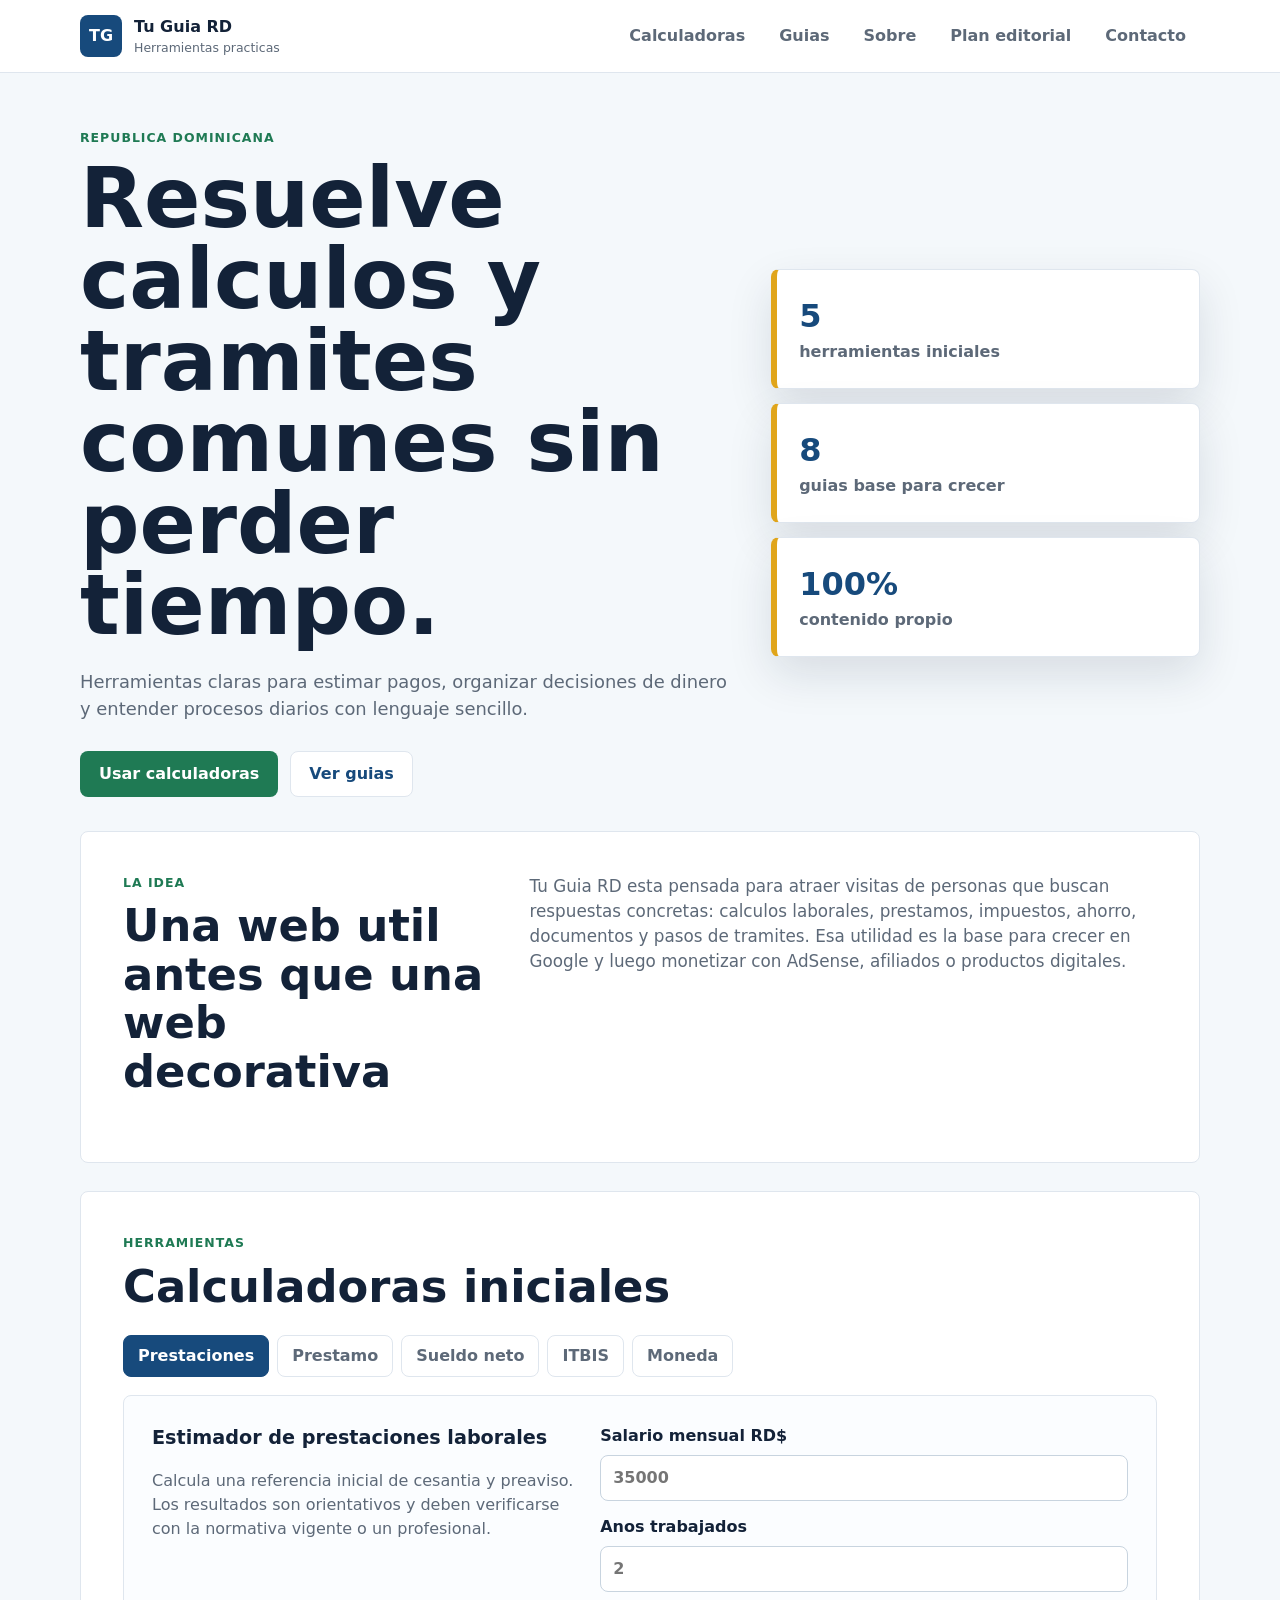
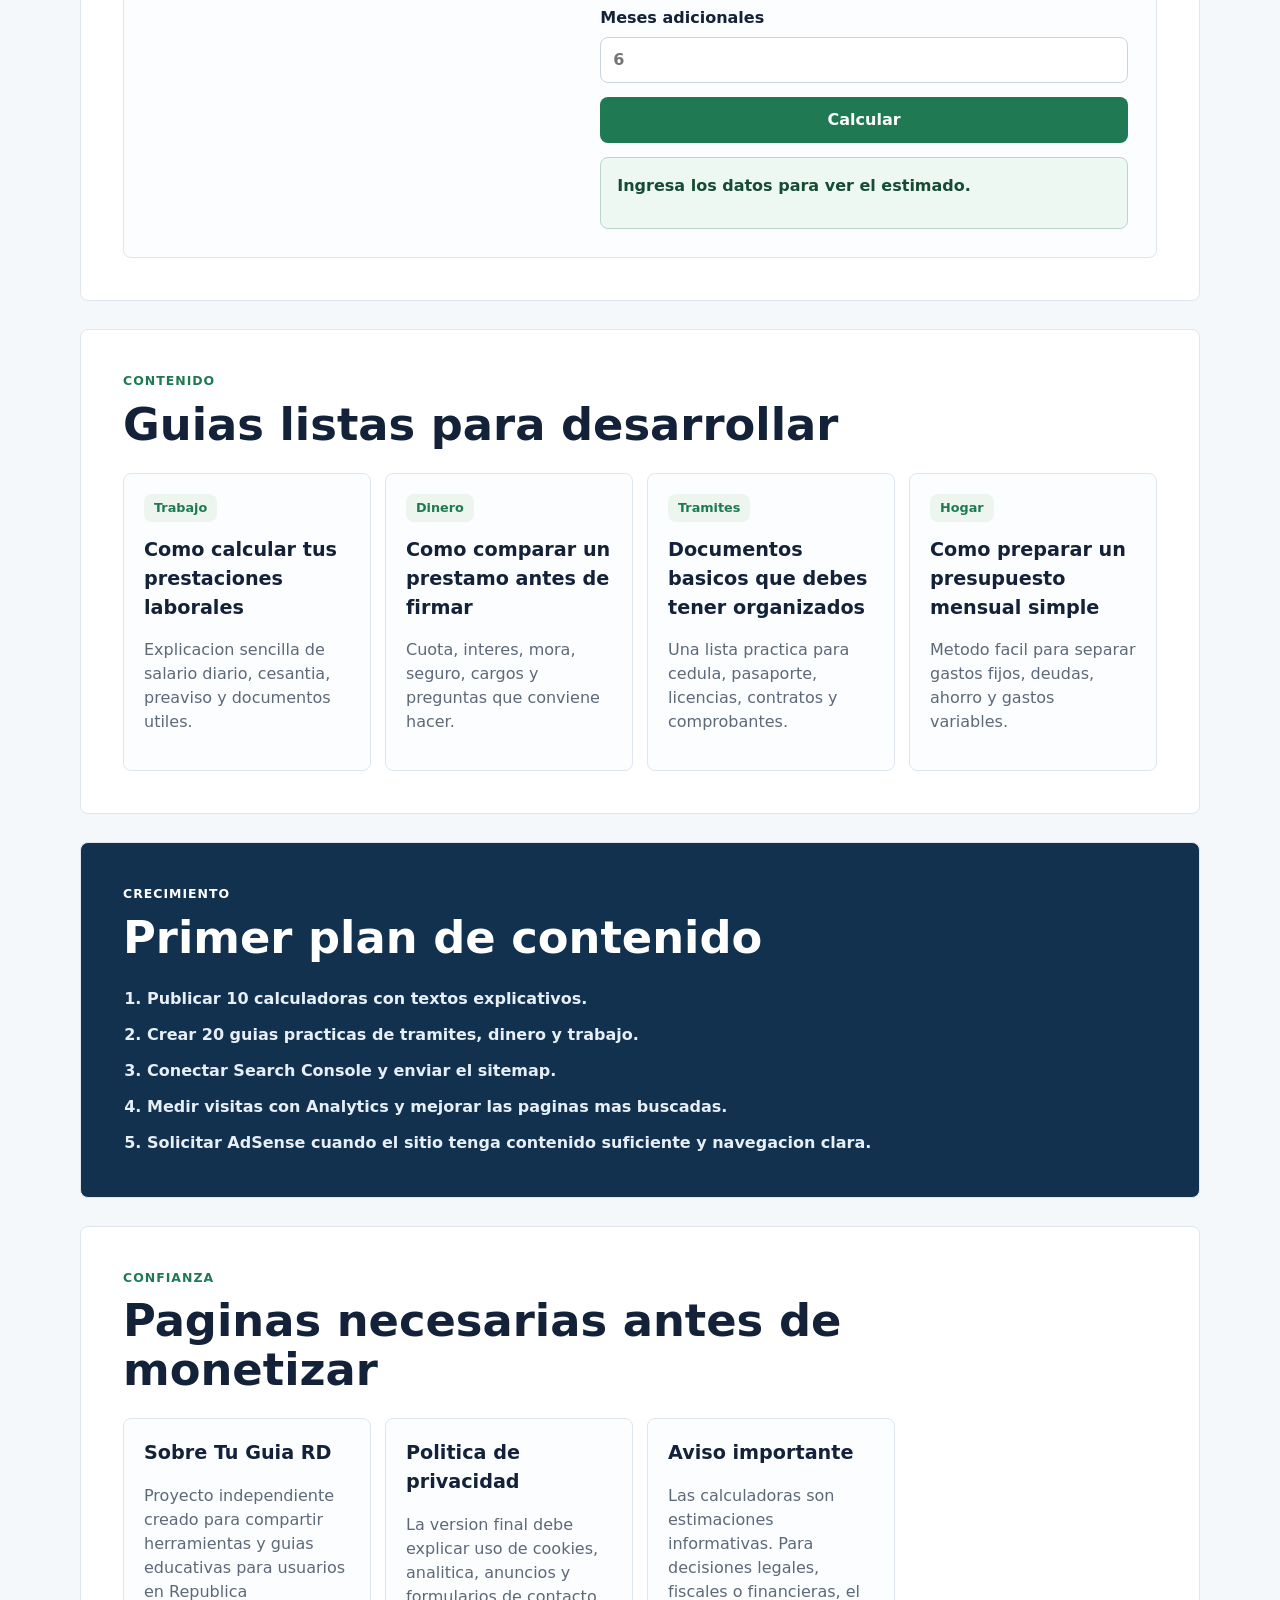
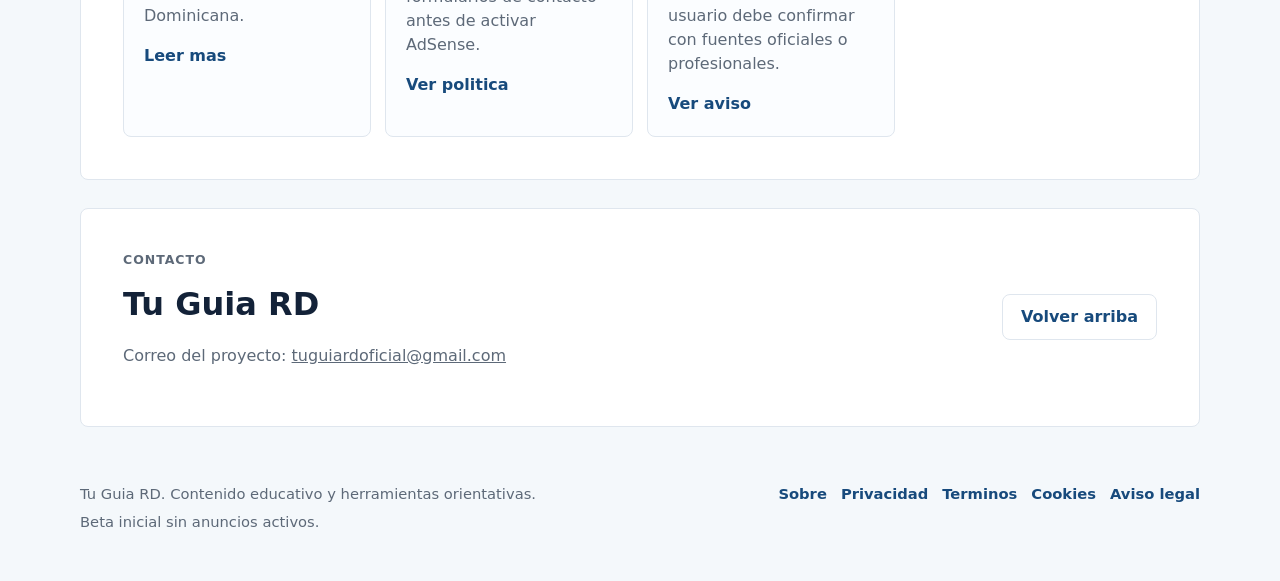
<file: index.html>
<!doctype html>
<html lang="es-DO">
  <head>
    <meta charset="utf-8" />
    <meta name="viewport" content="width=device-width, initial-scale=1" />
    <title>Tu Guia RD | Calculadoras y guias utiles</title>
    <meta
      name="description"
      content="Calculadoras y guias practicas para dinero, trabajo y tramites en Republica Dominicana."
    />
    <link rel="canonical" href="https://tu-guia-rd.vercel.app/" />
    <meta property="og:title" content="Tu Guia RD | Calculadoras y guias utiles" />
    <meta
      property="og:description"
      content="Calculadoras y guias practicas para dinero, trabajo y tramites en Republica Dominicana."
    />
    <meta property="og:type" content="website" />
    <meta property="og:url" content="https://tu-guia-rd.vercel.app/" />
    <script async src="https://www.googletagmanager.com/gtag/js?id=G-GYHRRBV36V"></script>
    <script>
      window.dataLayer = window.dataLayer || [];
      function gtag() {
        dataLayer.push(arguments);
      }
      gtag("js", new Date());
      gtag("config", "G-GYHRRBV36V");
    </script>
    <link rel="stylesheet" href="styles.css" />
    <script type="application/ld+json">
      {
        "@context": "https://schema.org",
        "@type": "WebSite",
        "name": "Tu Guia RD",
        "url": "https://tu-guia-rd.vercel.app/",
        "description": "Calculadoras y guias practicas para dinero, trabajo y tramites en Republica Dominicana.",
        "inLanguage": "es-DO",
        "publisher": {
          "@type": "Organization",
          "name": "Tu Guia RD",
          "url": "https://tu-guia-rd.vercel.app/"
        }
      }
    </script>
  </head>
  <body>
    <header class="site-header">
      <nav class="nav" aria-label="Navegacion principal">
        <a class="brand" href="#inicio" aria-label="Tu Guia RD inicio">
          <span class="brand-mark">TG</span>
          <span>
            <strong>Tu Guia RD</strong>
            <small>Herramientas practicas</small>
          </span>
        </a>
        <button class="menu-button" type="button" aria-expanded="false" aria-controls="nav-links">
          Menu
        </button>
        <div class="nav-links" id="nav-links">
          <a href="#calculadoras">Calculadoras</a>
          <a href="#guias">Guias</a>
          <a href="sobre.html">Sobre</a>
          <a href="#plan">Plan editorial</a>
          <a href="#contacto">Contacto</a>
        </div>
      </nav>
    </header>

    <main id="inicio">
      <section class="hero">
        <div class="hero-copy">
          <p class="eyebrow">Republica Dominicana</p>
          <h1>Resuelve calculos y tramites comunes sin perder tiempo.</h1>
          <p>
            Herramientas claras para estimar pagos, organizar decisiones de dinero y entender
            procesos diarios con lenguaje sencillo.
          </p>
          <div class="hero-actions">
            <a class="button primary" href="#calculadoras">Usar calculadoras</a>
            <a class="button secondary" href="#guias">Ver guias</a>
          </div>
        </div>
        <div class="quick-panel" aria-label="Resumen de herramientas">
          <div>
            <span class="metric">5</span>
            <span>herramientas iniciales</span>
          </div>
          <div>
            <span class="metric">8</span>
            <span>guias base para crecer</span>
          </div>
          <div>
            <span class="metric">100%</span>
            <span>contenido propio</span>
          </div>
        </div>
      </section>

      <section class="section intro">
        <div class="section-heading">
          <p class="eyebrow">La idea</p>
          <h2>Una web util antes que una web decorativa</h2>
        </div>
        <p>
          Tu Guia RD esta pensada para atraer visitas de personas que buscan respuestas concretas:
          calculos laborales, prestamos, impuestos, ahorro, documentos y pasos de tramites. Esa
          utilidad es la base para crecer en Google y luego monetizar con AdSense, afiliados o
          productos digitales.
        </p>
      </section>

      <section class="section" id="calculadoras">
        <div class="section-heading">
          <p class="eyebrow">Herramientas</p>
          <h2>Calculadoras iniciales</h2>
        </div>

        <div class="tabs" role="tablist" aria-label="Calculadoras disponibles">
          <button class="tab is-active" type="button" data-tab="prestaciones">Prestaciones</button>
          <button class="tab" type="button" data-tab="prestamo">Prestamo</button>
          <button class="tab" type="button" data-tab="sueldo">Sueldo neto</button>
          <button class="tab" type="button" data-tab="itbis">ITBIS</button>
          <button class="tab" type="button" data-tab="moneda">Moneda</button>
        </div>

        <div class="tool-grid">
          <article class="tool is-active" id="tool-prestaciones" data-panel="prestaciones">
            <div class="tool-copy">
              <h3>Estimador de prestaciones laborales</h3>
              <p>
                Calcula una referencia inicial de cesantia y preaviso. Los resultados son
                orientativos y deben verificarse con la normativa vigente o un profesional.
              </p>
            </div>
            <form class="calculator" data-calculator="prestaciones">
              <label>
                Salario mensual RD$
                <input name="salary" type="text" inputmode="decimal" placeholder="35000" required />
              </label>
              <label>
                Anos trabajados
                <input name="years" type="text" inputmode="numeric" placeholder="2" required />
              </label>
              <label>
                Meses adicionales
                <input name="months" type="text" inputmode="numeric" placeholder="6" />
              </label>
              <button class="button primary" type="submit">Calcular</button>
              <output class="result" data-result="prestaciones">Ingresa los datos para ver el estimado.</output>
            </form>
          </article>

          <article class="tool" id="tool-prestamo" data-panel="prestamo">
            <div class="tool-copy">
              <h3>Calculadora de prestamo</h3>
              <p>
                Estima una cuota mensual fija usando monto, plazo e interes anual. Ideal para
                comparar opciones antes de solicitar credito.
              </p>
            </div>
            <form class="calculator" data-calculator="prestamo">
              <label>
                Monto RD$
                <input name="amount" type="text" inputmode="decimal" placeholder="250000" required />
              </label>
              <label>
                Interes anual %
                <input name="rate" type="text" inputmode="decimal" placeholder="18" required />
              </label>
              <label>
                Plazo en meses
                <input name="months" type="text" inputmode="numeric" placeholder="36" required />
              </label>
              <button class="button primary" type="submit">Calcular</button>
              <output class="result" data-result="prestamo">Ingresa los datos para ver la cuota.</output>
            </form>
          </article>

          <article class="tool" id="tool-sueldo" data-panel="sueldo">
            <div class="tool-copy">
              <h3>Estimador de sueldo neto</h3>
              <p>
                Resta descuentos basicos para visualizar cuanto podria quedarte disponible cada
                mes. Las tasas se pueden ajustar manualmente.
              </p>
            </div>
            <form class="calculator" data-calculator="sueldo">
              <label>
                Sueldo bruto RD$
                <input name="gross" type="text" inputmode="decimal" placeholder="45000" required />
              </label>
              <label>
                Descuento AFP %
                <input name="afp" type="text" inputmode="decimal" value="2.87" required />
              </label>
              <label>
                Descuento SFS %
                <input name="sfs" type="text" inputmode="decimal" value="3.04" required />
              </label>
              <button class="button primary" type="submit">Calcular</button>
              <output class="result" data-result="sueldo">Ingresa los datos para ver el neto.</output>
            </form>
          </article>

          <article class="tool" id="tool-itbis" data-panel="itbis">
            <div class="tool-copy">
              <h3>Calculadora de ITBIS</h3>
              <p>
                Agrega o separa el ITBIS de un monto. Util para facturas, presupuestos y compras.
              </p>
            </div>
            <form class="calculator" data-calculator="itbis">
              <label>
                Monto RD$
                <input name="amount" type="text" inputmode="decimal" placeholder="10000" required />
              </label>
              <label>
                ITBIS %
                <input name="tax" type="text" inputmode="decimal" value="18" required />
              </label>
              <label>
                Operacion
                <select name="mode">
                  <option value="add">Agregar ITBIS</option>
                  <option value="remove">Separar ITBIS incluido</option>
                </select>
              </label>
              <button class="button primary" type="submit">Calcular</button>
              <output class="result" data-result="itbis">Ingresa los datos para ver el resultado.</output>
            </form>
          </article>

          <article class="tool" id="tool-moneda" data-panel="moneda">
            <div class="tool-copy">
              <h3>Conversor de moneda</h3>
              <p>
                Convierte entre dolares y pesos usando la tasa que escribas. Asi evitamos mostrar
                tasas desactualizadas.
              </p>
            </div>
            <form class="calculator" data-calculator="moneda">
              <label>
                Cantidad
                <input name="amount" type="text" inputmode="decimal" placeholder="100" required />
              </label>
              <label>
                Tasa RD$ por US$
                <input name="rate" type="text" inputmode="decimal" placeholder="60" required />
              </label>
              <label>
                Conversion
                <select name="mode">
                  <option value="usdToDop">US$ a RD$</option>
                  <option value="dopToUsd">RD$ a US$</option>
                </select>
              </label>
              <button class="button primary" type="submit">Convertir</button>
              <output class="result" data-result="moneda">Ingresa los datos para convertir.</output>
            </form>
          </article>
        </div>
      </section>

      <section class="section" id="guias">
        <div class="section-heading">
          <p class="eyebrow">Contenido</p>
          <h2>Guias listas para desarrollar</h2>
        </div>
        <div class="guide-grid">
          <article class="guide-card">
            <span>Trabajo</span>
            <h3>Como calcular tus prestaciones laborales</h3>
            <p>Explicacion sencilla de salario diario, cesantia, preaviso y documentos utiles.</p>
          </article>
          <article class="guide-card">
            <span>Dinero</span>
            <h3>Como comparar un prestamo antes de firmar</h3>
            <p>Cuota, interes, mora, seguro, cargos y preguntas que conviene hacer.</p>
          </article>
          <article class="guide-card">
            <span>Tramites</span>
            <h3>Documentos basicos que debes tener organizados</h3>
            <p>Una lista practica para cedula, pasaporte, licencias, contratos y comprobantes.</p>
          </article>
          <article class="guide-card">
            <span>Hogar</span>
            <h3>Como preparar un presupuesto mensual simple</h3>
            <p>Metodo facil para separar gastos fijos, deudas, ahorro y gastos variables.</p>
          </article>
        </div>
      </section>

      <section class="section plan-section" id="plan">
        <div class="section-heading">
          <p class="eyebrow">Crecimiento</p>
          <h2>Primer plan de contenido</h2>
        </div>
        <ol class="content-plan">
          <li>Publicar 10 calculadoras con textos explicativos.</li>
          <li>Crear 20 guias practicas de tramites, dinero y trabajo.</li>
          <li>Conectar Search Console y enviar el sitemap.</li>
          <li>Medir visitas con Analytics y mejorar las paginas mas buscadas.</li>
          <li>Solicitar AdSense cuando el sitio tenga contenido suficiente y navegacion clara.</li>
        </ol>
      </section>

      <section class="section trust-section">
        <div class="section-heading">
          <p class="eyebrow">Confianza</p>
          <h2>Paginas necesarias antes de monetizar</h2>
        </div>
        <div class="legal-grid">
          <article>
            <h3>Sobre Tu Guia RD</h3>
            <p>
              Proyecto independiente creado para compartir herramientas y guias educativas para
              usuarios en Republica Dominicana.
            </p>
            <a class="inline-link" href="sobre.html">Leer mas</a>
          </article>
          <article>
            <h3>Politica de privacidad</h3>
            <p>
              La version final debe explicar uso de cookies, analitica, anuncios y formularios de
              contacto antes de activar AdSense.
            </p>
            <a class="inline-link" href="privacidad.html">Ver politica</a>
          </article>
          <article>
            <h3>Aviso importante</h3>
            <p>
              Las calculadoras son estimaciones informativas. Para decisiones legales, fiscales o
              financieras, el usuario debe confirmar con fuentes oficiales o profesionales.
            </p>
            <a class="inline-link" href="aviso-legal.html">Ver aviso</a>
          </article>
        </div>
      </section>

      <section class="section contact-section" id="contacto">
        <div>
          <p class="eyebrow">Contacto</p>
          <h2>Tu Guia RD</h2>
          <p>
            Correo del proyecto: <a href="mailto:tuguiardoficial@gmail.com">tuguiardoficial@gmail.com</a>
          </p>
        </div>
        <a class="button secondary" href="#inicio">Volver arriba</a>
      </section>
    </main>

    <footer class="site-footer">
      <div>
        <p>Tu Guia RD. Contenido educativo y herramientas orientativas.</p>
        <p>Beta inicial sin anuncios activos.</p>
      </div>
      <div class="footer-links" aria-label="Enlaces legales">
        <a href="sobre.html">Sobre</a>
        <a href="privacidad.html">Privacidad</a>
        <a href="terminos.html">Terminos</a>
        <a href="cookies.html">Cookies</a>
        <a href="aviso-legal.html">Aviso legal</a>
      </div>
    </footer>

    <script src="app.js"></script>
  </body>
</html>
</file>
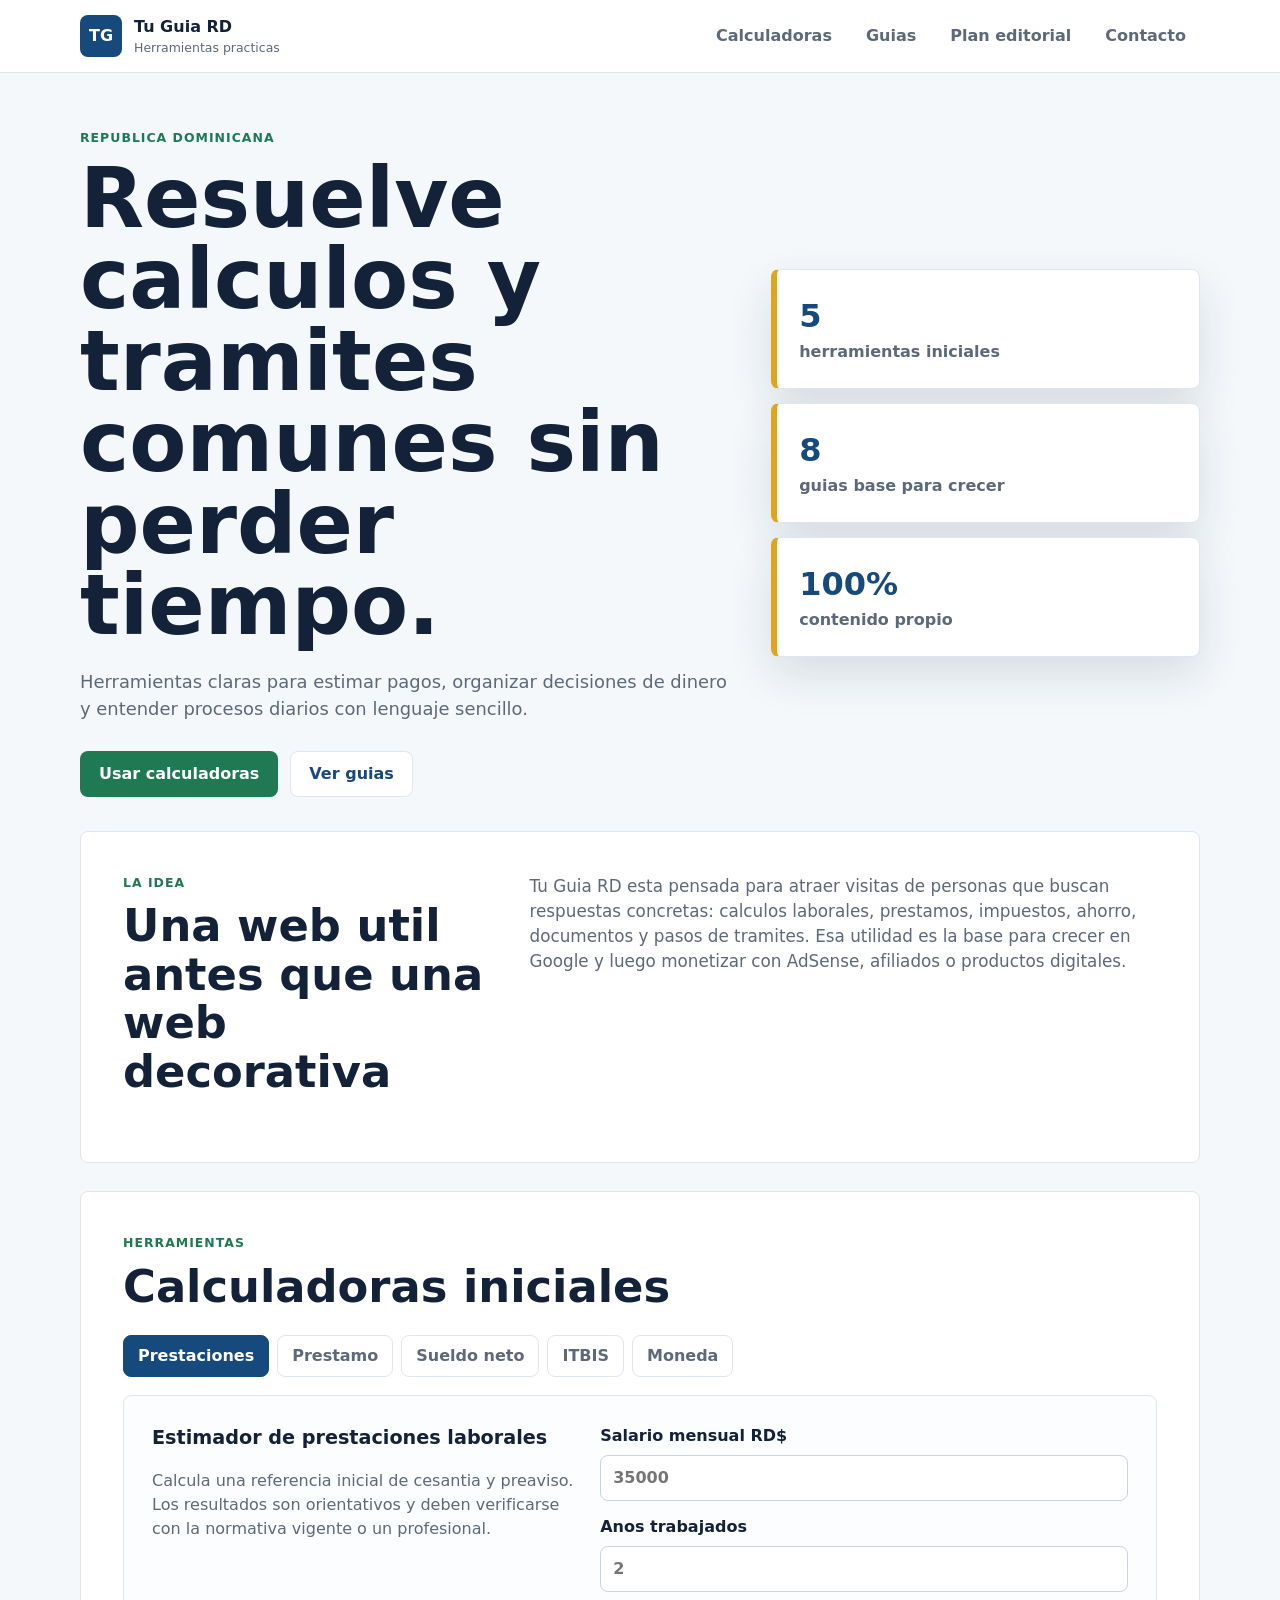
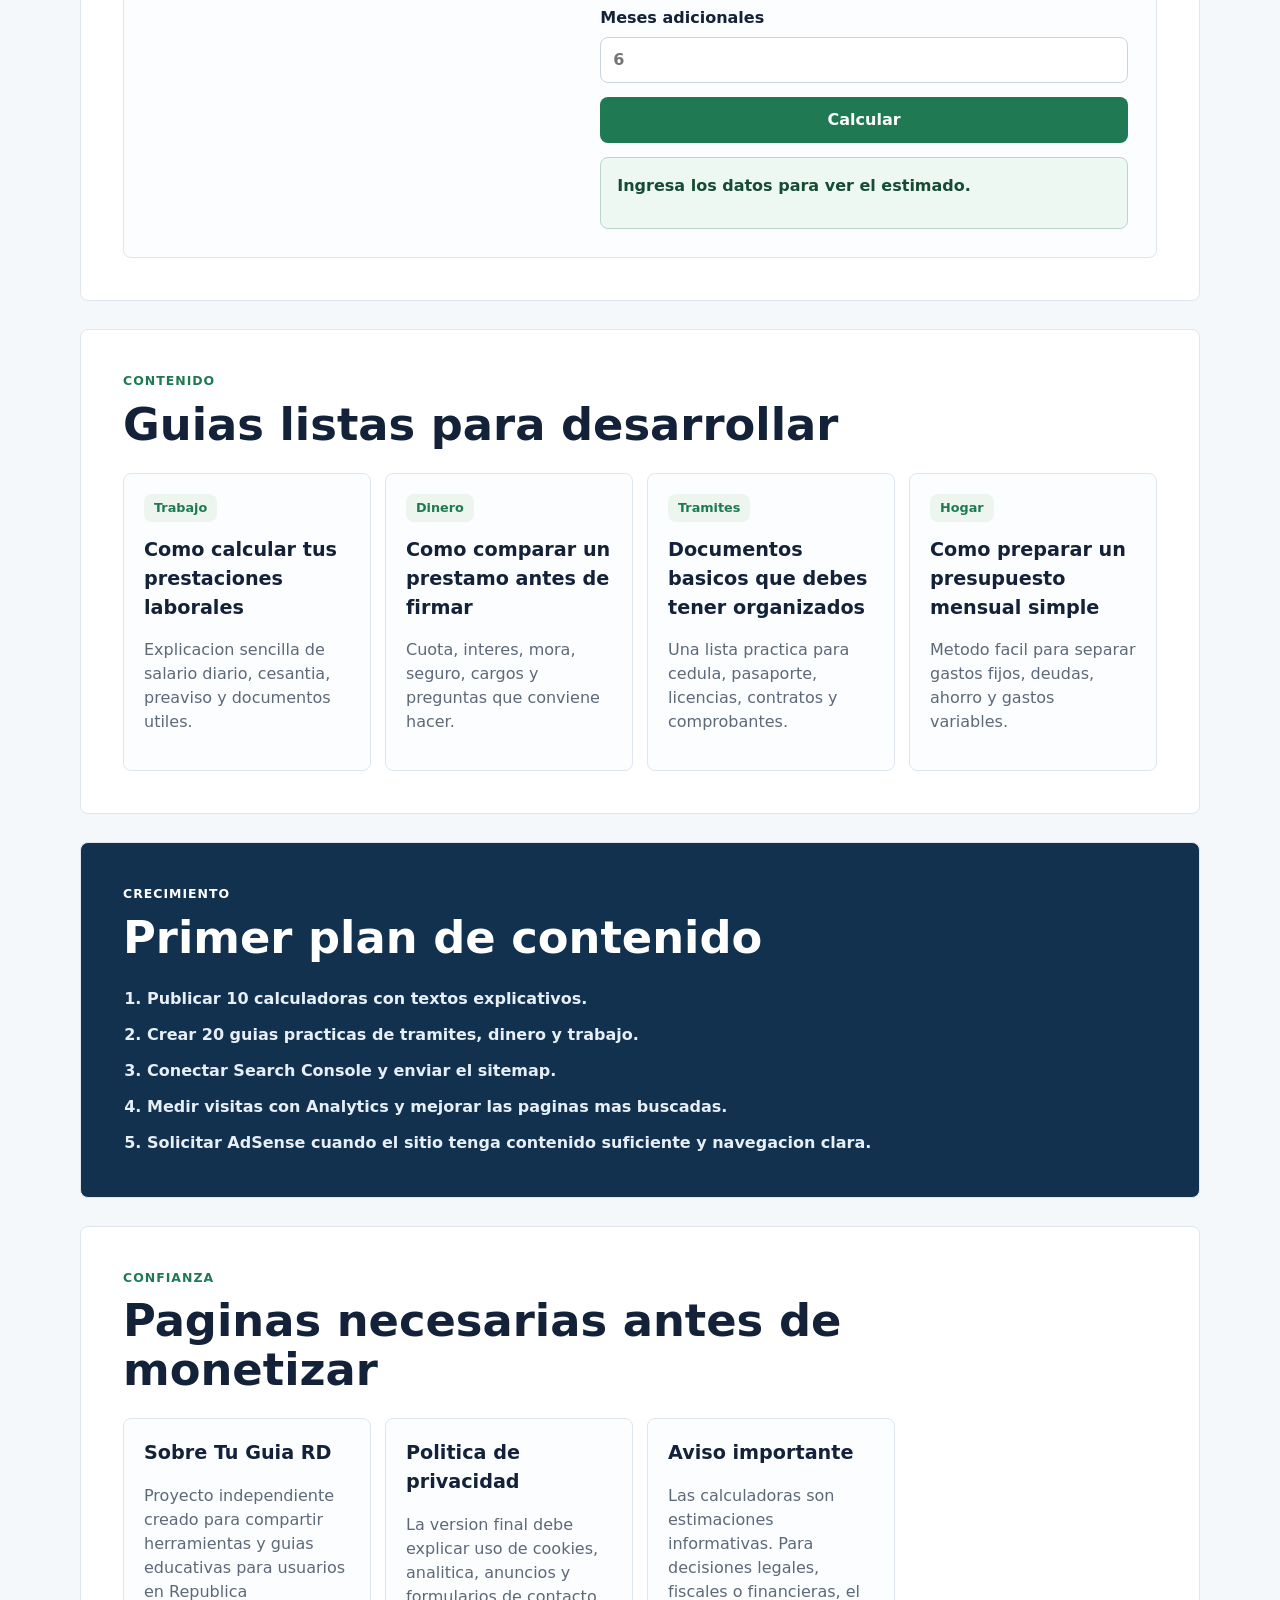
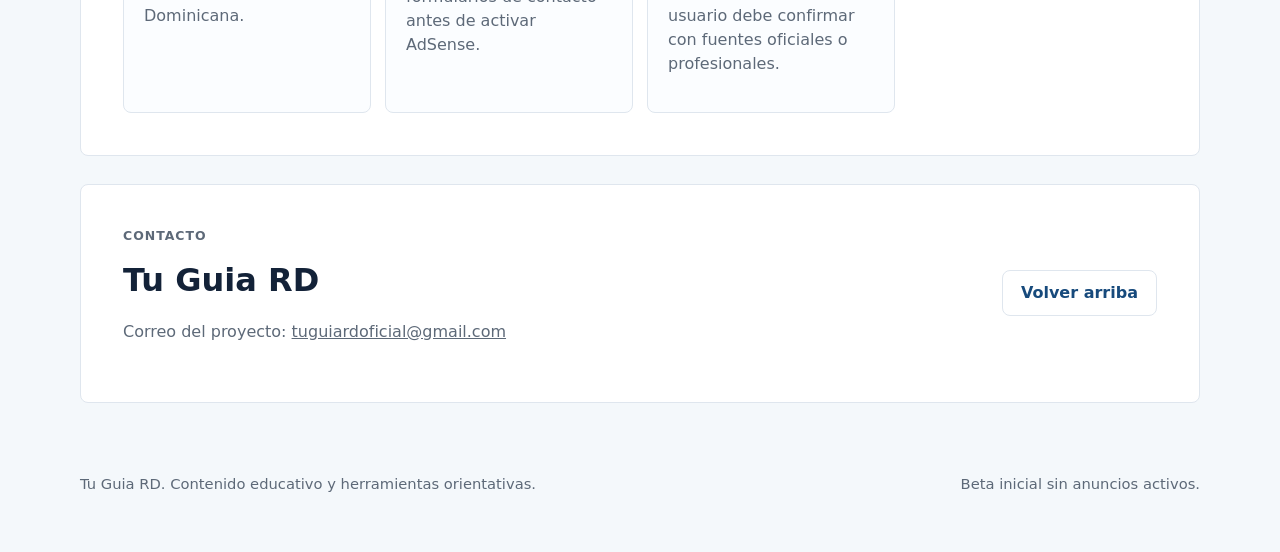
<file: necesito-que-me-digas-si-puedes/index.html>
<!doctype html>
<html lang="es-DO">
  <head>
    <meta charset="utf-8" />
    <meta name="viewport" content="width=device-width, initial-scale=1" />
    <title>Tu Guia RD | Calculadoras y guias utiles</title>
    <meta
      name="description"
      content="Calculadoras y guias practicas para dinero, trabajo y tramites en Republica Dominicana."
    />
    <link rel="stylesheet" href="styles.css" />
  </head>
  <body>
    <header class="site-header">
      <nav class="nav" aria-label="Navegacion principal">
        <a class="brand" href="#inicio" aria-label="Tu Guia RD inicio">
          <span class="brand-mark">TG</span>
          <span>
            <strong>Tu Guia RD</strong>
            <small>Herramientas practicas</small>
          </span>
        </a>
        <button class="menu-button" type="button" aria-expanded="false" aria-controls="nav-links">
          Menu
        </button>
        <div class="nav-links" id="nav-links">
          <a href="#calculadoras">Calculadoras</a>
          <a href="#guias">Guias</a>
          <a href="#plan">Plan editorial</a>
          <a href="#contacto">Contacto</a>
        </div>
      </nav>
    </header>

    <main id="inicio">
      <section class="hero">
        <div class="hero-copy">
          <p class="eyebrow">Republica Dominicana</p>
          <h1>Resuelve calculos y tramites comunes sin perder tiempo.</h1>
          <p>
            Herramientas claras para estimar pagos, organizar decisiones de dinero y entender
            procesos diarios con lenguaje sencillo.
          </p>
          <div class="hero-actions">
            <a class="button primary" href="#calculadoras">Usar calculadoras</a>
            <a class="button secondary" href="#guias">Ver guias</a>
          </div>
        </div>
        <div class="quick-panel" aria-label="Resumen de herramientas">
          <div>
            <span class="metric">5</span>
            <span>herramientas iniciales</span>
          </div>
          <div>
            <span class="metric">8</span>
            <span>guias base para crecer</span>
          </div>
          <div>
            <span class="metric">100%</span>
            <span>contenido propio</span>
          </div>
        </div>
      </section>

      <section class="section intro">
        <div class="section-heading">
          <p class="eyebrow">La idea</p>
          <h2>Una web util antes que una web decorativa</h2>
        </div>
        <p>
          Tu Guia RD esta pensada para atraer visitas de personas que buscan respuestas concretas:
          calculos laborales, prestamos, impuestos, ahorro, documentos y pasos de tramites. Esa
          utilidad es la base para crecer en Google y luego monetizar con AdSense, afiliados o
          productos digitales.
        </p>
      </section>

      <section class="section" id="calculadoras">
        <div class="section-heading">
          <p class="eyebrow">Herramientas</p>
          <h2>Calculadoras iniciales</h2>
        </div>

        <div class="tabs" role="tablist" aria-label="Calculadoras disponibles">
          <button class="tab is-active" type="button" data-tab="prestaciones">Prestaciones</button>
          <button class="tab" type="button" data-tab="prestamo">Prestamo</button>
          <button class="tab" type="button" data-tab="sueldo">Sueldo neto</button>
          <button class="tab" type="button" data-tab="itbis">ITBIS</button>
          <button class="tab" type="button" data-tab="moneda">Moneda</button>
        </div>

        <div class="tool-grid">
          <article class="tool is-active" id="tool-prestaciones" data-panel="prestaciones">
            <div class="tool-copy">
              <h3>Estimador de prestaciones laborales</h3>
              <p>
                Calcula una referencia inicial de cesantia y preaviso. Los resultados son
                orientativos y deben verificarse con la normativa vigente o un profesional.
              </p>
            </div>
            <form class="calculator" data-calculator="prestaciones">
              <label>
                Salario mensual RD$
                <input name="salary" type="text" inputmode="decimal" placeholder="35000" required />
              </label>
              <label>
                Anos trabajados
                <input name="years" type="text" inputmode="numeric" placeholder="2" required />
              </label>
              <label>
                Meses adicionales
                <input name="months" type="text" inputmode="numeric" placeholder="6" />
              </label>
              <button class="button primary" type="submit">Calcular</button>
              <output class="result" data-result="prestaciones">Ingresa los datos para ver el estimado.</output>
            </form>
          </article>

          <article class="tool" id="tool-prestamo" data-panel="prestamo">
            <div class="tool-copy">
              <h3>Calculadora de prestamo</h3>
              <p>
                Estima una cuota mensual fija usando monto, plazo e interes anual. Ideal para
                comparar opciones antes de solicitar credito.
              </p>
            </div>
            <form class="calculator" data-calculator="prestamo">
              <label>
                Monto RD$
                <input name="amount" type="text" inputmode="decimal" placeholder="250000" required />
              </label>
              <label>
                Interes anual %
                <input name="rate" type="text" inputmode="decimal" placeholder="18" required />
              </label>
              <label>
                Plazo en meses
                <input name="months" type="text" inputmode="numeric" placeholder="36" required />
              </label>
              <button class="button primary" type="submit">Calcular</button>
              <output class="result" data-result="prestamo">Ingresa los datos para ver la cuota.</output>
            </form>
          </article>

          <article class="tool" id="tool-sueldo" data-panel="sueldo">
            <div class="tool-copy">
              <h3>Estimador de sueldo neto</h3>
              <p>
                Resta descuentos basicos para visualizar cuanto podria quedarte disponible cada
                mes. Las tasas se pueden ajustar manualmente.
              </p>
            </div>
            <form class="calculator" data-calculator="sueldo">
              <label>
                Sueldo bruto RD$
                <input name="gross" type="text" inputmode="decimal" placeholder="45000" required />
              </label>
              <label>
                Descuento AFP %
                <input name="afp" type="text" inputmode="decimal" value="2.87" required />
              </label>
              <label>
                Descuento SFS %
                <input name="sfs" type="text" inputmode="decimal" value="3.04" required />
              </label>
              <button class="button primary" type="submit">Calcular</button>
              <output class="result" data-result="sueldo">Ingresa los datos para ver el neto.</output>
            </form>
          </article>

          <article class="tool" id="tool-itbis" data-panel="itbis">
            <div class="tool-copy">
              <h3>Calculadora de ITBIS</h3>
              <p>
                Agrega o separa el ITBIS de un monto. Util para facturas, presupuestos y compras.
              </p>
            </div>
            <form class="calculator" data-calculator="itbis">
              <label>
                Monto RD$
                <input name="amount" type="text" inputmode="decimal" placeholder="10000" required />
              </label>
              <label>
                ITBIS %
                <input name="tax" type="text" inputmode="decimal" value="18" required />
              </label>
              <label>
                Operacion
                <select name="mode">
                  <option value="add">Agregar ITBIS</option>
                  <option value="remove">Separar ITBIS incluido</option>
                </select>
              </label>
              <button class="button primary" type="submit">Calcular</button>
              <output class="result" data-result="itbis">Ingresa los datos para ver el resultado.</output>
            </form>
          </article>

          <article class="tool" id="tool-moneda" data-panel="moneda">
            <div class="tool-copy">
              <h3>Conversor de moneda</h3>
              <p>
                Convierte entre dolares y pesos usando la tasa que escribas. Asi evitamos mostrar
                tasas desactualizadas.
              </p>
            </div>
            <form class="calculator" data-calculator="moneda">
              <label>
                Cantidad
                <input name="amount" type="text" inputmode="decimal" placeholder="100" required />
              </label>
              <label>
                Tasa RD$ por US$
                <input name="rate" type="text" inputmode="decimal" placeholder="60" required />
              </label>
              <label>
                Conversion
                <select name="mode">
                  <option value="usdToDop">US$ a RD$</option>
                  <option value="dopToUsd">RD$ a US$</option>
                </select>
              </label>
              <button class="button primary" type="submit">Convertir</button>
              <output class="result" data-result="moneda">Ingresa los datos para convertir.</output>
            </form>
          </article>
        </div>
      </section>

      <section class="section" id="guias">
        <div class="section-heading">
          <p class="eyebrow">Contenido</p>
          <h2>Guias listas para desarrollar</h2>
        </div>
        <div class="guide-grid">
          <article class="guide-card">
            <span>Trabajo</span>
            <h3>Como calcular tus prestaciones laborales</h3>
            <p>Explicacion sencilla de salario diario, cesantia, preaviso y documentos utiles.</p>
          </article>
          <article class="guide-card">
            <span>Dinero</span>
            <h3>Como comparar un prestamo antes de firmar</h3>
            <p>Cuota, interes, mora, seguro, cargos y preguntas que conviene hacer.</p>
          </article>
          <article class="guide-card">
            <span>Tramites</span>
            <h3>Documentos basicos que debes tener organizados</h3>
            <p>Una lista practica para cedula, pasaporte, licencias, contratos y comprobantes.</p>
          </article>
          <article class="guide-card">
            <span>Hogar</span>
            <h3>Como preparar un presupuesto mensual simple</h3>
            <p>Metodo facil para separar gastos fijos, deudas, ahorro y gastos variables.</p>
          </article>
        </div>
      </section>

      <section class="section plan-section" id="plan">
        <div class="section-heading">
          <p class="eyebrow">Crecimiento</p>
          <h2>Primer plan de contenido</h2>
        </div>
        <ol class="content-plan">
          <li>Publicar 10 calculadoras con textos explicativos.</li>
          <li>Crear 20 guias practicas de tramites, dinero y trabajo.</li>
          <li>Conectar Search Console y enviar el sitemap.</li>
          <li>Medir visitas con Analytics y mejorar las paginas mas buscadas.</li>
          <li>Solicitar AdSense cuando el sitio tenga contenido suficiente y navegacion clara.</li>
        </ol>
      </section>

      <section class="section trust-section">
        <div class="section-heading">
          <p class="eyebrow">Confianza</p>
          <h2>Paginas necesarias antes de monetizar</h2>
        </div>
        <div class="legal-grid">
          <article>
            <h3>Sobre Tu Guia RD</h3>
            <p>
              Proyecto independiente creado para compartir herramientas y guias educativas para
              usuarios en Republica Dominicana.
            </p>
          </article>
          <article>
            <h3>Politica de privacidad</h3>
            <p>
              La version final debe explicar uso de cookies, analitica, anuncios y formularios de
              contacto antes de activar AdSense.
            </p>
          </article>
          <article>
            <h3>Aviso importante</h3>
            <p>
              Las calculadoras son estimaciones informativas. Para decisiones legales, fiscales o
              financieras, el usuario debe confirmar con fuentes oficiales o profesionales.
            </p>
          </article>
        </div>
      </section>

      <section class="section contact-section" id="contacto">
        <div>
          <p class="eyebrow">Contacto</p>
          <h2>Tu Guia RD</h2>
          <p>
            Correo del proyecto: <a href="mailto:tuguiardoficial@gmail.com">tuguiardoficial@gmail.com</a>
          </p>
        </div>
        <a class="button secondary" href="#inicio">Volver arriba</a>
      </section>
    </main>

    <footer class="site-footer">
      <p>Tu Guia RD. Contenido educativo y herramientas orientativas.</p>
      <p>Beta inicial sin anuncios activos.</p>
    </footer>

    <script src="app.js"></script>
  </body>
</html>
</file>
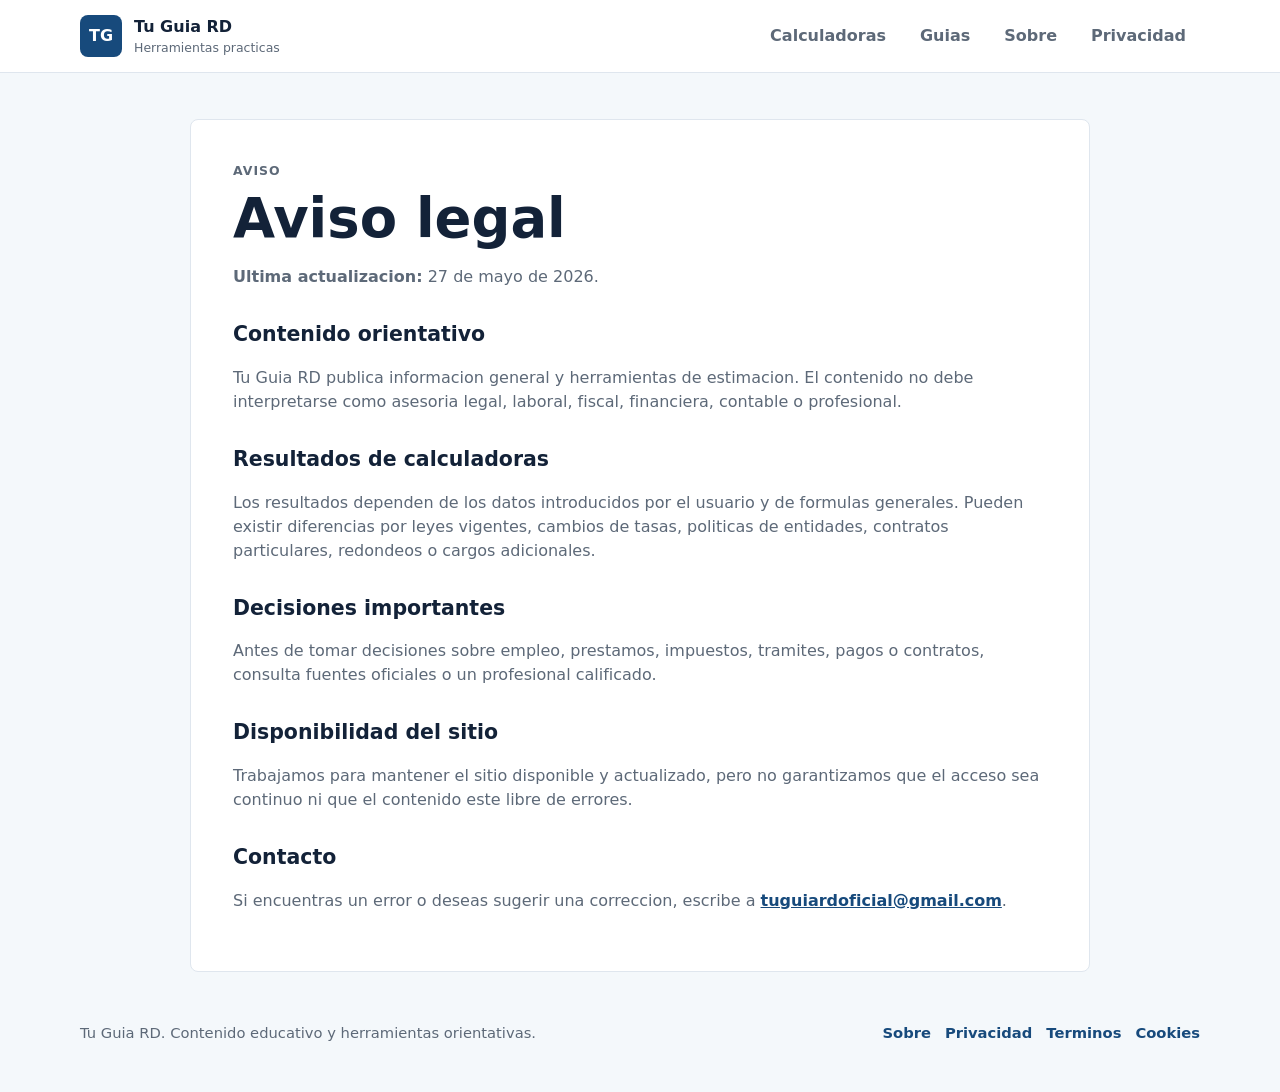
<file: aviso-legal.html>
<!doctype html>
<html lang="es-DO">
  <head>
    <meta charset="utf-8" />
    <meta name="viewport" content="width=device-width, initial-scale=1" />
    <title>Aviso legal | Tu Guia RD</title>
    <meta
      name="description"
      content="Aviso legal de Tu Guia RD sobre calculadoras, contenido educativo, estimaciones y fuentes externas."
    />
    <link rel="canonical" href="https://tu-guia-rd.vercel.app/aviso-legal.html" />
    <meta property="og:title" content="Aviso legal | Tu Guia RD" />
    <meta
      property="og:description"
      content="Limitaciones importantes sobre el uso de calculadoras y contenido informativo."
    />
    <meta property="og:type" content="article" />
    <meta property="og:url" content="https://tu-guia-rd.vercel.app/aviso-legal.html" />
    <script async src="https://www.googletagmanager.com/gtag/js?id=G-GYHRRBV36V"></script>
    <script>
      window.dataLayer = window.dataLayer || [];
      function gtag() {
        dataLayer.push(arguments);
      }
      gtag("js", new Date());
      gtag("config", "G-GYHRRBV36V");
    </script>
    <link rel="stylesheet" href="styles.css" />
  </head>
  <body>
    <header class="site-header">
      <nav class="nav" aria-label="Navegacion principal">
        <a class="brand" href="index.html" aria-label="Tu Guia RD inicio">
          <span class="brand-mark">TG</span>
          <span>
            <strong>Tu Guia RD</strong>
            <small>Herramientas practicas</small>
          </span>
        </a>
        <div class="nav-links static-links">
          <a href="index.html#calculadoras">Calculadoras</a>
          <a href="index.html#guias">Guias</a>
          <a href="sobre.html">Sobre</a>
          <a href="privacidad.html">Privacidad</a>
        </div>
      </nav>
    </header>

    <main class="legal-page">
      <article class="legal-document">
        <p class="eyebrow">Aviso</p>
        <h1>Aviso legal</h1>
        <p><strong>Ultima actualizacion:</strong> 27 de mayo de 2026.</p>

        <h2>Contenido orientativo</h2>
        <p>
          Tu Guia RD publica informacion general y herramientas de estimacion. El contenido no debe
          interpretarse como asesoria legal, laboral, fiscal, financiera, contable o profesional.
        </p>

        <h2>Resultados de calculadoras</h2>
        <p>
          Los resultados dependen de los datos introducidos por el usuario y de formulas generales.
          Pueden existir diferencias por leyes vigentes, cambios de tasas, politicas de entidades,
          contratos particulares, redondeos o cargos adicionales.
        </p>

        <h2>Decisiones importantes</h2>
        <p>
          Antes de tomar decisiones sobre empleo, prestamos, impuestos, tramites, pagos o contratos,
          consulta fuentes oficiales o un profesional calificado.
        </p>

        <h2>Disponibilidad del sitio</h2>
        <p>
          Trabajamos para mantener el sitio disponible y actualizado, pero no garantizamos que el
          acceso sea continuo ni que el contenido este libre de errores.
        </p>

        <h2>Contacto</h2>
        <p>
          Si encuentras un error o deseas sugerir una correccion, escribe a
          <a href="mailto:tuguiardoficial@gmail.com">tuguiardoficial@gmail.com</a>.
        </p>
      </article>
    </main>

    <footer class="site-footer">
      <div>
        <p>Tu Guia RD. Contenido educativo y herramientas orientativas.</p>
      </div>
      <div class="footer-links">
        <a href="sobre.html">Sobre</a>
        <a href="privacidad.html">Privacidad</a>
        <a href="terminos.html">Terminos</a>
        <a href="cookies.html">Cookies</a>
      </div>
    </footer>
  </body>
</html>
</file>
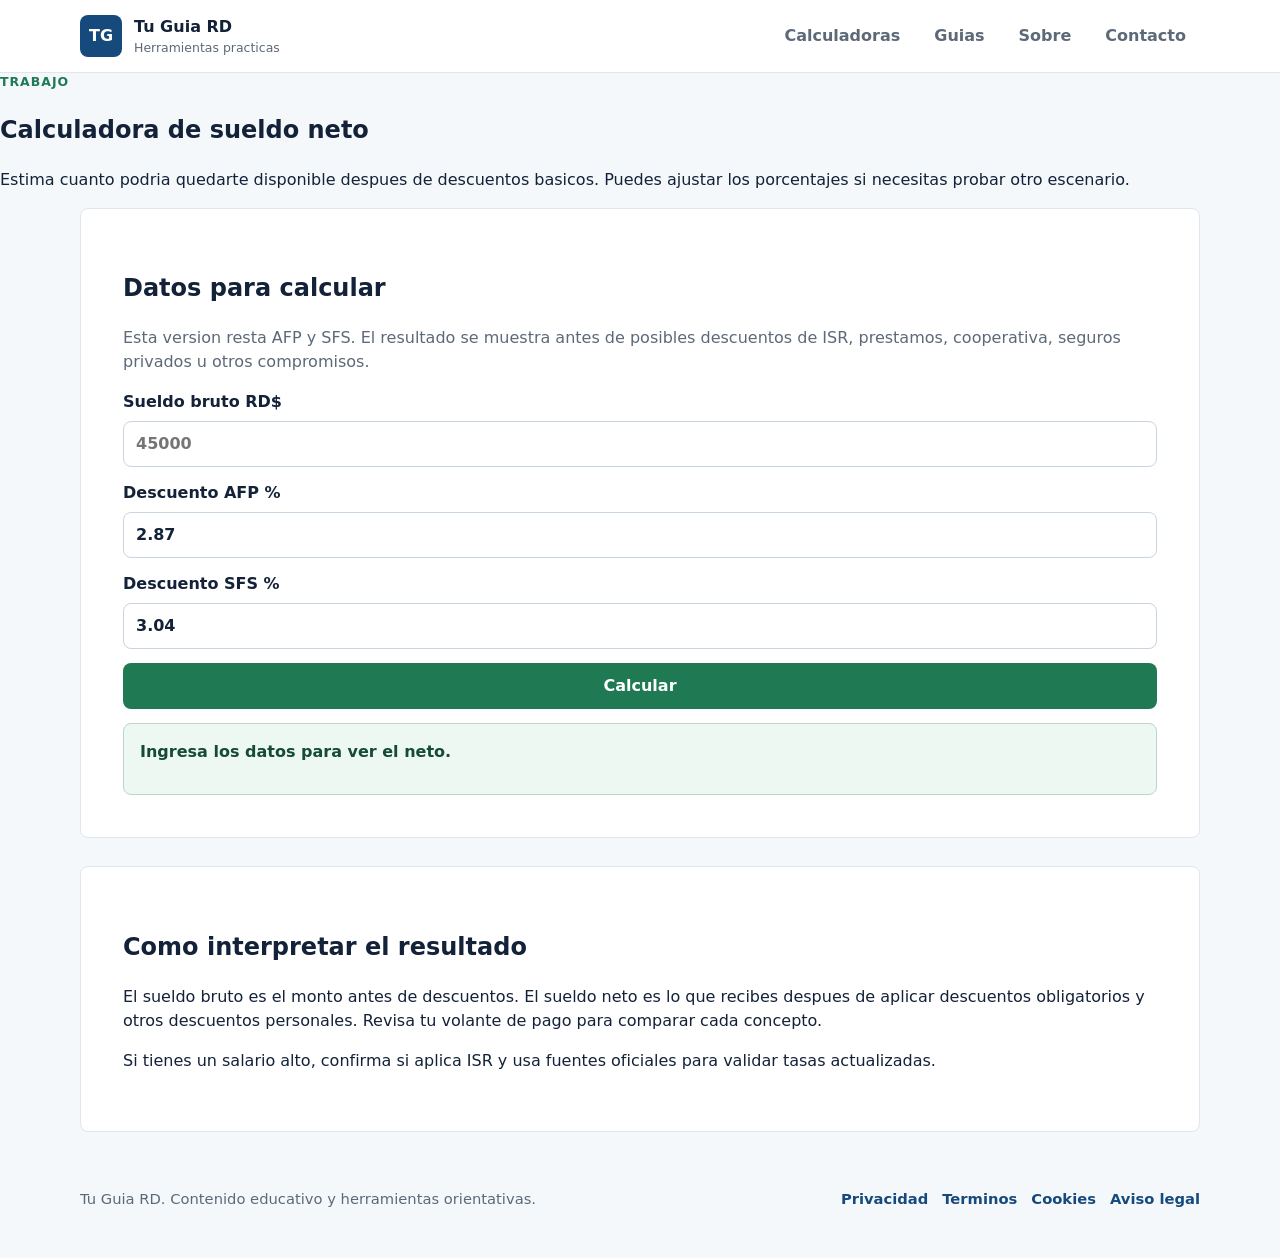
<file: calculadora-sueldo-neto.html>
<!doctype html>
<html lang="es-DO">
  <head>
    <meta charset="utf-8" />
    <meta name="viewport" content="width=device-width, initial-scale=1" />
    <title>Calculadora de sueldo neto RD | Tu Guia RD</title>
    <meta
      name="description"
      content="Estima tu sueldo neto en Republica Dominicana restando AFP y SFS desde el sueldo bruto."
    />
    <link rel="canonical" href="https://tu-guia-rd.vercel.app/calculadora-sueldo-neto.html" />
    <meta property="og:title" content="Calculadora de sueldo neto RD" />
    <meta
      property="og:description"
      content="Calcula una referencia de sueldo neto con descuentos basicos de AFP y SFS."
    />
    <meta property="og:type" content="article" />
    <meta property="og:url" content="https://tu-guia-rd.vercel.app/calculadora-sueldo-neto.html" />
    <script async src="https://www.googletagmanager.com/gtag/js?id=G-GYHRRBV36V"></script>
    <script>
      window.dataLayer = window.dataLayer || [];
      function gtag() {
        dataLayer.push(arguments);
      }
      gtag("js", new Date());
      gtag("config", "G-GYHRRBV36V");
    </script>
    <link rel="stylesheet" href="styles.css" />
  </head>
  <body>
    <header class="site-header">
      <nav class="nav" aria-label="Navegacion principal">
        <a class="brand" href="index.html" aria-label="Tu Guia RD inicio">
          <span class="brand-mark">TG</span>
          <span>
            <strong>Tu Guia RD</strong>
            <small>Herramientas practicas</small>
          </span>
        </a>
        <div class="nav-links static-links">
          <a href="index.html#calculadoras">Calculadoras</a>
          <a href="index.html#guias">Guias</a>
          <a href="sobre.html">Sobre</a>
          <a href="index.html#contacto">Contacto</a>
        </div>
      </nav>
    </header>

    <main class="tool-page">
      <section class="tool-hero">
        <p class="eyebrow">Trabajo</p>
        <h1>Calculadora de sueldo neto</h1>
        <p>
          Estima cuanto podria quedarte disponible despues de descuentos basicos. Puedes ajustar los
          porcentajes si necesitas probar otro escenario.
        </p>
      </section>

      <section class="section tool-detail">
        <div class="tool-copy">
          <h2>Datos para calcular</h2>
          <p>
            Esta version resta AFP y SFS. El resultado se muestra antes de posibles descuentos de
            ISR, prestamos, cooperativa, seguros privados u otros compromisos.
          </p>
        </div>
        <form class="calculator" data-calculator="sueldo">
          <label>
            Sueldo bruto RD$
            <input name="gross" type="text" inputmode="decimal" placeholder="45000" required />
          </label>
          <label>
            Descuento AFP %
            <input name="afp" type="text" inputmode="decimal" value="2.87" required />
          </label>
          <label>
            Descuento SFS %
            <input name="sfs" type="text" inputmode="decimal" value="3.04" required />
          </label>
          <button class="button primary" type="submit">Calcular</button>
          <output class="result" data-result="sueldo">Ingresa los datos para ver el neto.</output>
        </form>
      </section>

      <section class="section article-section">
        <h2>Como interpretar el resultado</h2>
        <p>
          El sueldo bruto es el monto antes de descuentos. El sueldo neto es lo que recibes despues
          de aplicar descuentos obligatorios y otros descuentos personales. Revisa tu volante de pago
          para comparar cada concepto.
        </p>
        <p>
          Si tienes un salario alto, confirma si aplica ISR y usa fuentes oficiales para validar
          tasas actualizadas.
        </p>
      </section>
    </main>

    <footer class="site-footer">
      <div>
        <p>Tu Guia RD. Contenido educativo y herramientas orientativas.</p>
      </div>
      <div class="footer-links">
        <a href="privacidad.html">Privacidad</a>
        <a href="terminos.html">Terminos</a>
        <a href="cookies.html">Cookies</a>
        <a href="aviso-legal.html">Aviso legal</a>
      </div>
    </footer>
    <script src="app.js"></script>
  </body>
</html>
</file>
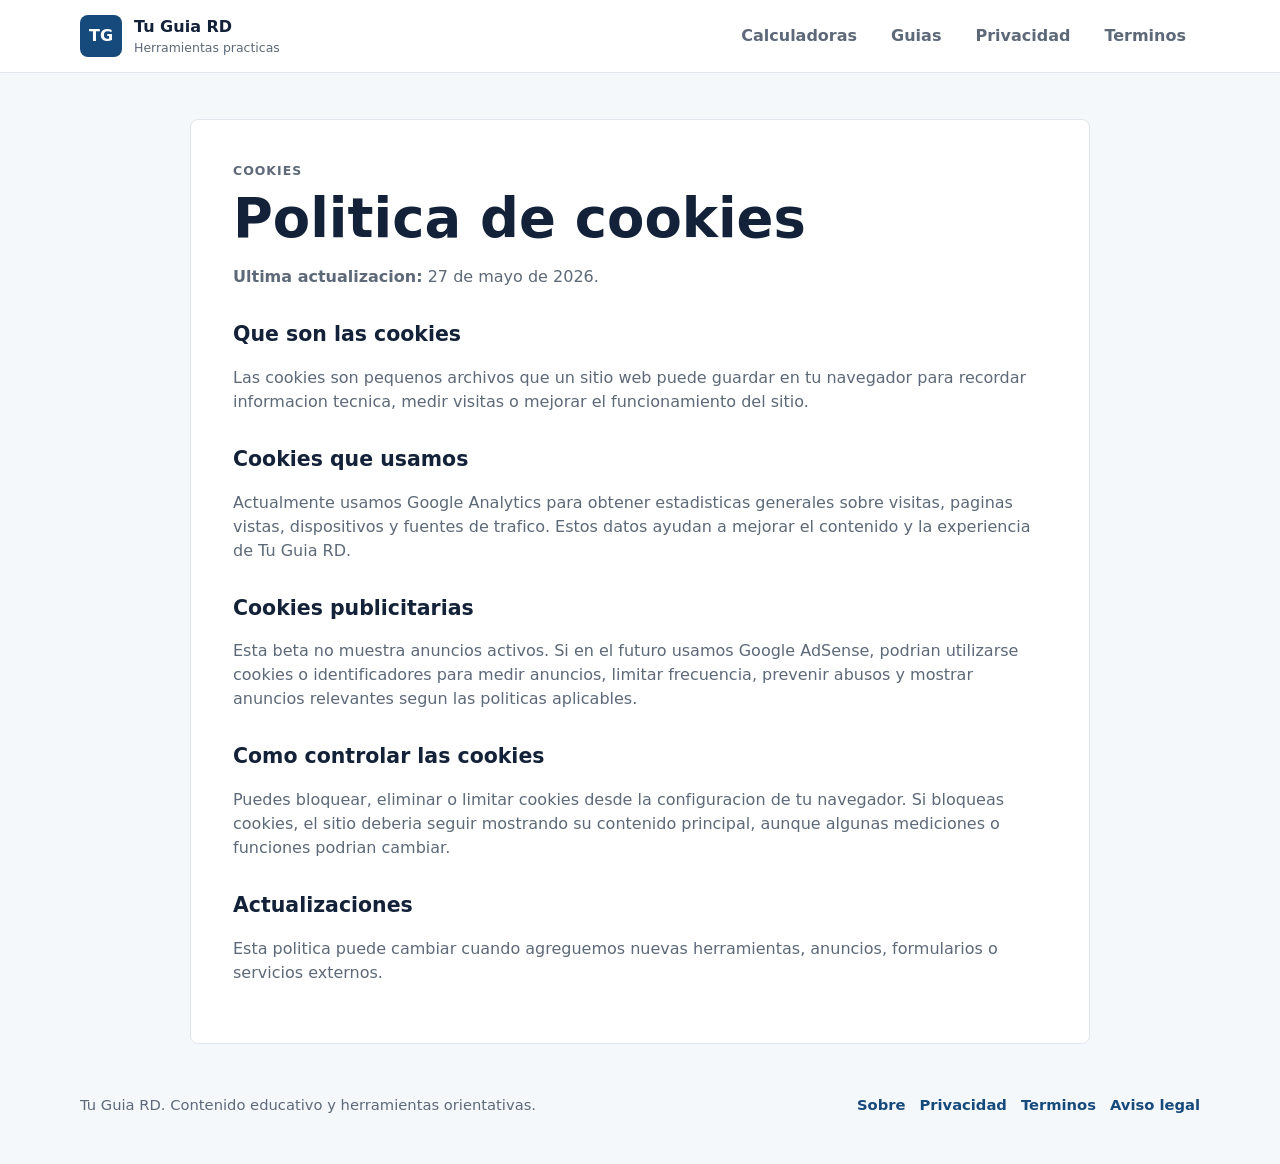
<file: cookies.html>
<!doctype html>
<html lang="es-DO">
  <head>
    <meta charset="utf-8" />
    <meta name="viewport" content="width=device-width, initial-scale=1" />
    <title>Politica de cookies | Tu Guia RD</title>
    <meta
      name="description"
      content="Politica de cookies de Tu Guia RD: uso de cookies, analitica, preferencias del navegador y futuras cookies publicitarias."
    />
    <link rel="canonical" href="https://tu-guia-rd.vercel.app/cookies.html" />
    <meta property="og:title" content="Politica de cookies | Tu Guia RD" />
    <meta
      property="og:description"
      content="Informacion sobre cookies, Google Analytics y preferencias del navegador."
    />
    <meta property="og:type" content="article" />
    <meta property="og:url" content="https://tu-guia-rd.vercel.app/cookies.html" />
    <script async src="https://www.googletagmanager.com/gtag/js?id=G-GYHRRBV36V"></script>
    <script>
      window.dataLayer = window.dataLayer || [];
      function gtag() {
        dataLayer.push(arguments);
      }
      gtag("js", new Date());
      gtag("config", "G-GYHRRBV36V");
    </script>
    <link rel="stylesheet" href="styles.css" />
  </head>
  <body>
    <header class="site-header">
      <nav class="nav" aria-label="Navegacion principal">
        <a class="brand" href="index.html" aria-label="Tu Guia RD inicio">
          <span class="brand-mark">TG</span>
          <span>
            <strong>Tu Guia RD</strong>
            <small>Herramientas practicas</small>
          </span>
        </a>
        <div class="nav-links static-links">
          <a href="index.html#calculadoras">Calculadoras</a>
          <a href="index.html#guias">Guias</a>
          <a href="privacidad.html">Privacidad</a>
          <a href="terminos.html">Terminos</a>
        </div>
      </nav>
    </header>

    <main class="legal-page">
      <article class="legal-document">
        <p class="eyebrow">Cookies</p>
        <h1>Politica de cookies</h1>
        <p><strong>Ultima actualizacion:</strong> 27 de mayo de 2026.</p>

        <h2>Que son las cookies</h2>
        <p>
          Las cookies son pequenos archivos que un sitio web puede guardar en tu navegador para
          recordar informacion tecnica, medir visitas o mejorar el funcionamiento del sitio.
        </p>

        <h2>Cookies que usamos</h2>
        <p>
          Actualmente usamos Google Analytics para obtener estadisticas generales sobre visitas,
          paginas vistas, dispositivos y fuentes de trafico. Estos datos ayudan a mejorar el
          contenido y la experiencia de Tu Guia RD.
        </p>

        <h2>Cookies publicitarias</h2>
        <p>
          Esta beta no muestra anuncios activos. Si en el futuro usamos Google AdSense, podrian
          utilizarse cookies o identificadores para medir anuncios, limitar frecuencia, prevenir
          abusos y mostrar anuncios relevantes segun las politicas aplicables.
        </p>

        <h2>Como controlar las cookies</h2>
        <p>
          Puedes bloquear, eliminar o limitar cookies desde la configuracion de tu navegador. Si
          bloqueas cookies, el sitio deberia seguir mostrando su contenido principal, aunque algunas
          mediciones o funciones podrian cambiar.
        </p>

        <h2>Actualizaciones</h2>
        <p>
          Esta politica puede cambiar cuando agreguemos nuevas herramientas, anuncios, formularios o
          servicios externos.
        </p>
      </article>
    </main>

    <footer class="site-footer">
      <div>
        <p>Tu Guia RD. Contenido educativo y herramientas orientativas.</p>
      </div>
      <div class="footer-links">
        <a href="sobre.html">Sobre</a>
        <a href="privacidad.html">Privacidad</a>
        <a href="terminos.html">Terminos</a>
        <a href="aviso-legal.html">Aviso legal</a>
      </div>
    </footer>
  </body>
</html>
</file>
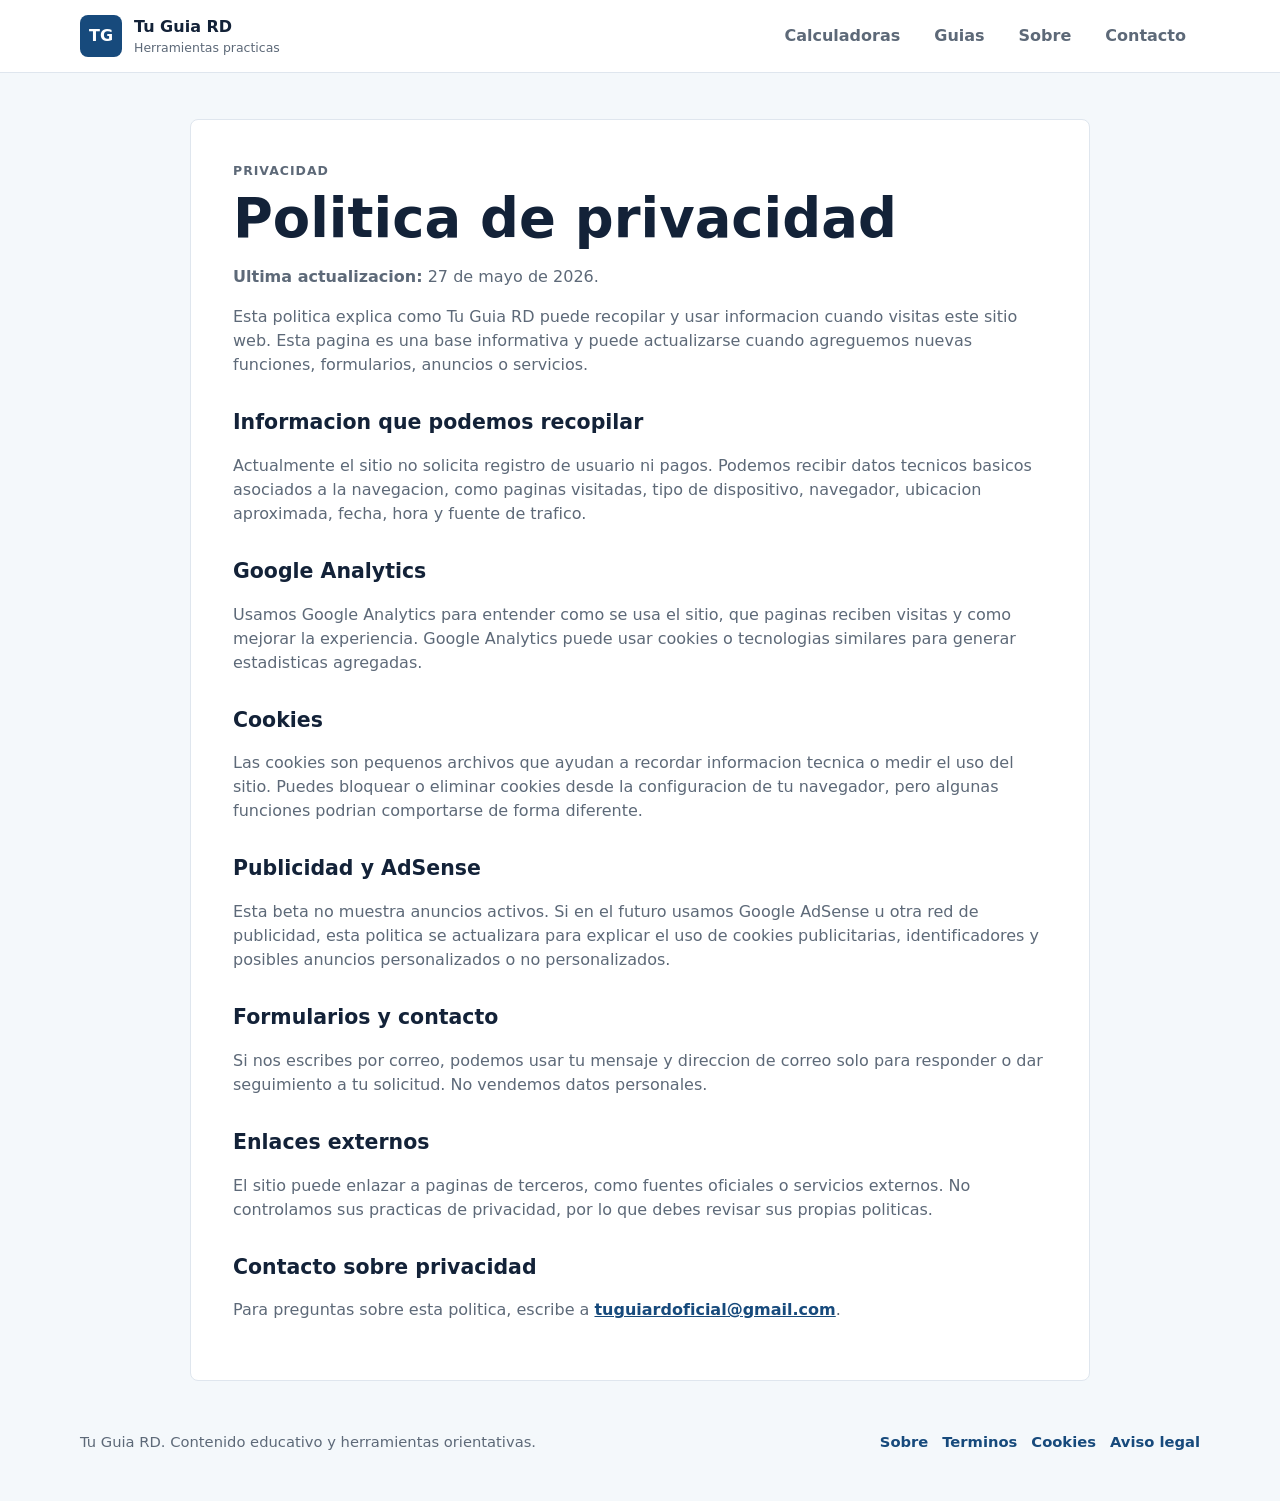
<file: privacidad.html>
<!doctype html>
<html lang="es-DO">
  <head>
    <meta charset="utf-8" />
    <meta name="viewport" content="width=device-width, initial-scale=1" />
    <title>Politica de privacidad | Tu Guia RD</title>
    <meta
      name="description"
      content="Politica de privacidad de Tu Guia RD: datos, cookies, Google Analytics, contacto y derechos del usuario."
    />
    <link rel="canonical" href="https://tu-guia-rd.vercel.app/privacidad.html" />
    <meta property="og:title" content="Politica de privacidad | Tu Guia RD" />
    <meta
      property="og:description"
      content="Informacion sobre datos, cookies, Google Analytics y contacto en Tu Guia RD."
    />
    <meta property="og:type" content="article" />
    <meta property="og:url" content="https://tu-guia-rd.vercel.app/privacidad.html" />
    <script async src="https://www.googletagmanager.com/gtag/js?id=G-GYHRRBV36V"></script>
    <script>
      window.dataLayer = window.dataLayer || [];
      function gtag() {
        dataLayer.push(arguments);
      }
      gtag("js", new Date());
      gtag("config", "G-GYHRRBV36V");
    </script>
    <link rel="stylesheet" href="styles.css" />
  </head>
  <body>
    <header class="site-header">
      <nav class="nav" aria-label="Navegacion principal">
        <a class="brand" href="index.html" aria-label="Tu Guia RD inicio">
          <span class="brand-mark">TG</span>
          <span>
            <strong>Tu Guia RD</strong>
            <small>Herramientas practicas</small>
          </span>
        </a>
        <div class="nav-links static-links">
          <a href="index.html#calculadoras">Calculadoras</a>
          <a href="index.html#guias">Guias</a>
          <a href="sobre.html">Sobre</a>
          <a href="index.html#contacto">Contacto</a>
        </div>
      </nav>
    </header>

    <main class="legal-page">
      <article class="legal-document">
        <p class="eyebrow">Privacidad</p>
        <h1>Politica de privacidad</h1>
        <p><strong>Ultima actualizacion:</strong> 27 de mayo de 2026.</p>
        <p>
          Esta politica explica como Tu Guia RD puede recopilar y usar informacion cuando visitas
          este sitio web. Esta pagina es una base informativa y puede actualizarse cuando agreguemos
          nuevas funciones, formularios, anuncios o servicios.
        </p>

        <h2>Informacion que podemos recopilar</h2>
        <p>
          Actualmente el sitio no solicita registro de usuario ni pagos. Podemos recibir datos
          tecnicos basicos asociados a la navegacion, como paginas visitadas, tipo de dispositivo,
          navegador, ubicacion aproximada, fecha, hora y fuente de trafico.
        </p>

        <h2>Google Analytics</h2>
        <p>
          Usamos Google Analytics para entender como se usa el sitio, que paginas reciben visitas y
          como mejorar la experiencia. Google Analytics puede usar cookies o tecnologias similares
          para generar estadisticas agregadas.
        </p>

        <h2>Cookies</h2>
        <p>
          Las cookies son pequenos archivos que ayudan a recordar informacion tecnica o medir el uso
          del sitio. Puedes bloquear o eliminar cookies desde la configuracion de tu navegador, pero
          algunas funciones podrian comportarse de forma diferente.
        </p>

        <h2>Publicidad y AdSense</h2>
        <p>
          Esta beta no muestra anuncios activos. Si en el futuro usamos Google AdSense u otra red de
          publicidad, esta politica se actualizara para explicar el uso de cookies publicitarias,
          identificadores y posibles anuncios personalizados o no personalizados.
        </p>

        <h2>Formularios y contacto</h2>
        <p>
          Si nos escribes por correo, podemos usar tu mensaje y direccion de correo solo para
          responder o dar seguimiento a tu solicitud. No vendemos datos personales.
        </p>

        <h2>Enlaces externos</h2>
        <p>
          El sitio puede enlazar a paginas de terceros, como fuentes oficiales o servicios externos.
          No controlamos sus practicas de privacidad, por lo que debes revisar sus propias politicas.
        </p>

        <h2>Contacto sobre privacidad</h2>
        <p>
          Para preguntas sobre esta politica, escribe a
          <a href="mailto:tuguiardoficial@gmail.com">tuguiardoficial@gmail.com</a>.
        </p>
      </article>
    </main>

    <footer class="site-footer">
      <div>
        <p>Tu Guia RD. Contenido educativo y herramientas orientativas.</p>
      </div>
      <div class="footer-links">
        <a href="sobre.html">Sobre</a>
        <a href="terminos.html">Terminos</a>
        <a href="cookies.html">Cookies</a>
        <a href="aviso-legal.html">Aviso legal</a>
      </div>
    </footer>
  </body>
</html>
</file>
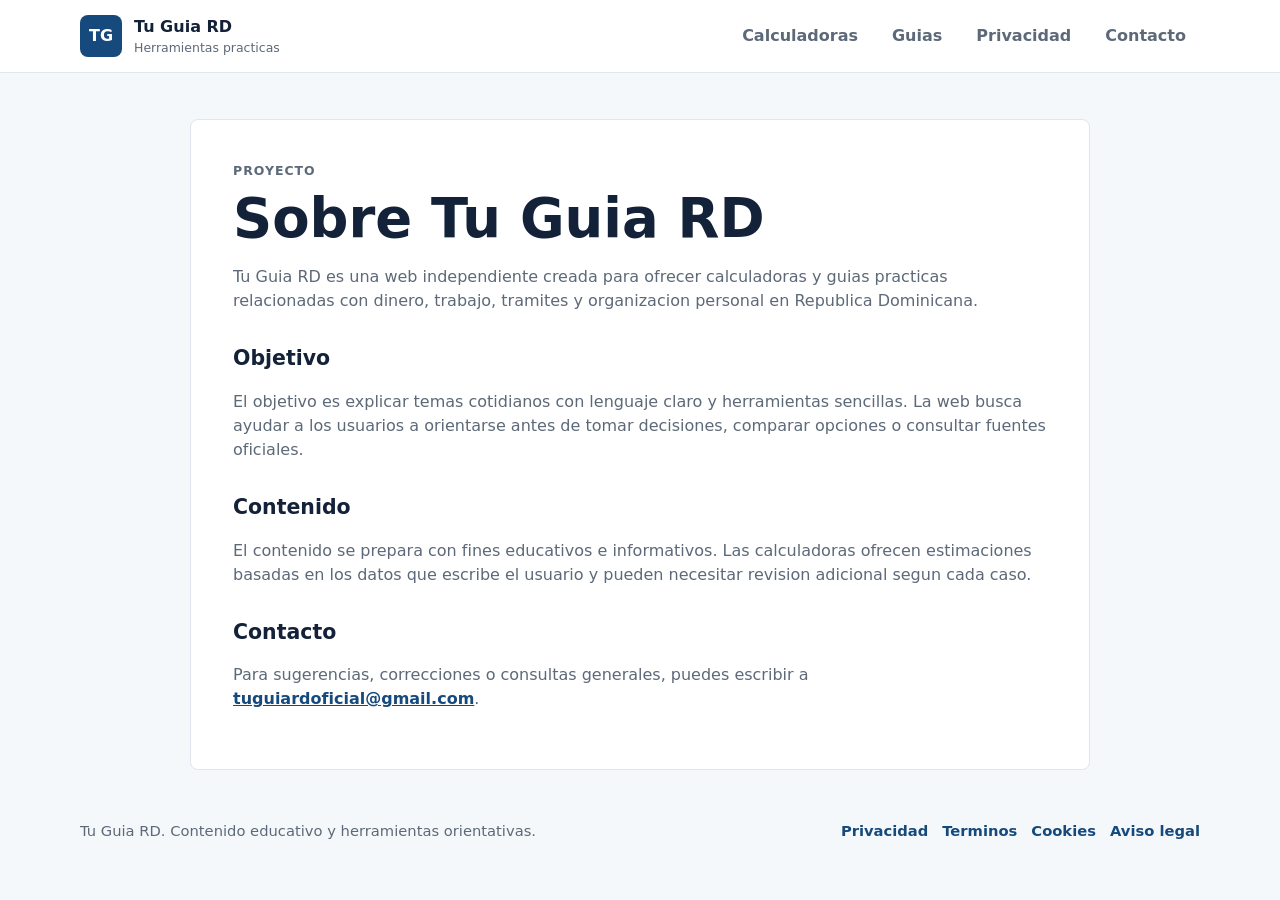
<file: sobre.html>
<!doctype html>
<html lang="es-DO">
  <head>
    <meta charset="utf-8" />
    <meta name="viewport" content="width=device-width, initial-scale=1" />
    <title>Sobre Tu Guia RD | Herramientas practicas</title>
    <meta
      name="description"
      content="Conoce el objetivo de Tu Guia RD, una web de calculadoras y guias practicas para Republica Dominicana."
    />
    <link rel="canonical" href="https://tu-guia-rd.vercel.app/sobre.html" />
    <meta property="og:title" content="Sobre Tu Guia RD" />
    <meta
      property="og:description"
      content="Proyecto independiente de herramientas y guias educativas para Republica Dominicana."
    />
    <meta property="og:type" content="article" />
    <meta property="og:url" content="https://tu-guia-rd.vercel.app/sobre.html" />
    <script async src="https://www.googletagmanager.com/gtag/js?id=G-GYHRRBV36V"></script>
    <script>
      window.dataLayer = window.dataLayer || [];
      function gtag() {
        dataLayer.push(arguments);
      }
      gtag("js", new Date());
      gtag("config", "G-GYHRRBV36V");
    </script>
    <link rel="stylesheet" href="styles.css" />
  </head>
  <body>
    <header class="site-header">
      <nav class="nav" aria-label="Navegacion principal">
        <a class="brand" href="index.html" aria-label="Tu Guia RD inicio">
          <span class="brand-mark">TG</span>
          <span>
            <strong>Tu Guia RD</strong>
            <small>Herramientas practicas</small>
          </span>
        </a>
        <div class="nav-links static-links">
          <a href="index.html#calculadoras">Calculadoras</a>
          <a href="index.html#guias">Guias</a>
          <a href="privacidad.html">Privacidad</a>
          <a href="index.html#contacto">Contacto</a>
        </div>
      </nav>
    </header>

    <main class="legal-page">
      <article class="legal-document">
        <p class="eyebrow">Proyecto</p>
        <h1>Sobre Tu Guia RD</h1>
        <p>
          Tu Guia RD es una web independiente creada para ofrecer calculadoras y guias practicas
          relacionadas con dinero, trabajo, tramites y organizacion personal en Republica
          Dominicana.
        </p>
        <h2>Objetivo</h2>
        <p>
          El objetivo es explicar temas cotidianos con lenguaje claro y herramientas sencillas. La
          web busca ayudar a los usuarios a orientarse antes de tomar decisiones, comparar opciones
          o consultar fuentes oficiales.
        </p>
        <h2>Contenido</h2>
        <p>
          El contenido se prepara con fines educativos e informativos. Las calculadoras ofrecen
          estimaciones basadas en los datos que escribe el usuario y pueden necesitar revision
          adicional segun cada caso.
        </p>
        <h2>Contacto</h2>
        <p>
          Para sugerencias, correcciones o consultas generales, puedes escribir a
          <a href="mailto:tuguiardoficial@gmail.com">tuguiardoficial@gmail.com</a>.
        </p>
      </article>
    </main>

    <footer class="site-footer">
      <div>
        <p>Tu Guia RD. Contenido educativo y herramientas orientativas.</p>
      </div>
      <div class="footer-links">
        <a href="privacidad.html">Privacidad</a>
        <a href="terminos.html">Terminos</a>
        <a href="cookies.html">Cookies</a>
        <a href="aviso-legal.html">Aviso legal</a>
      </div>
    </footer>
  </body>
</html>
</file>
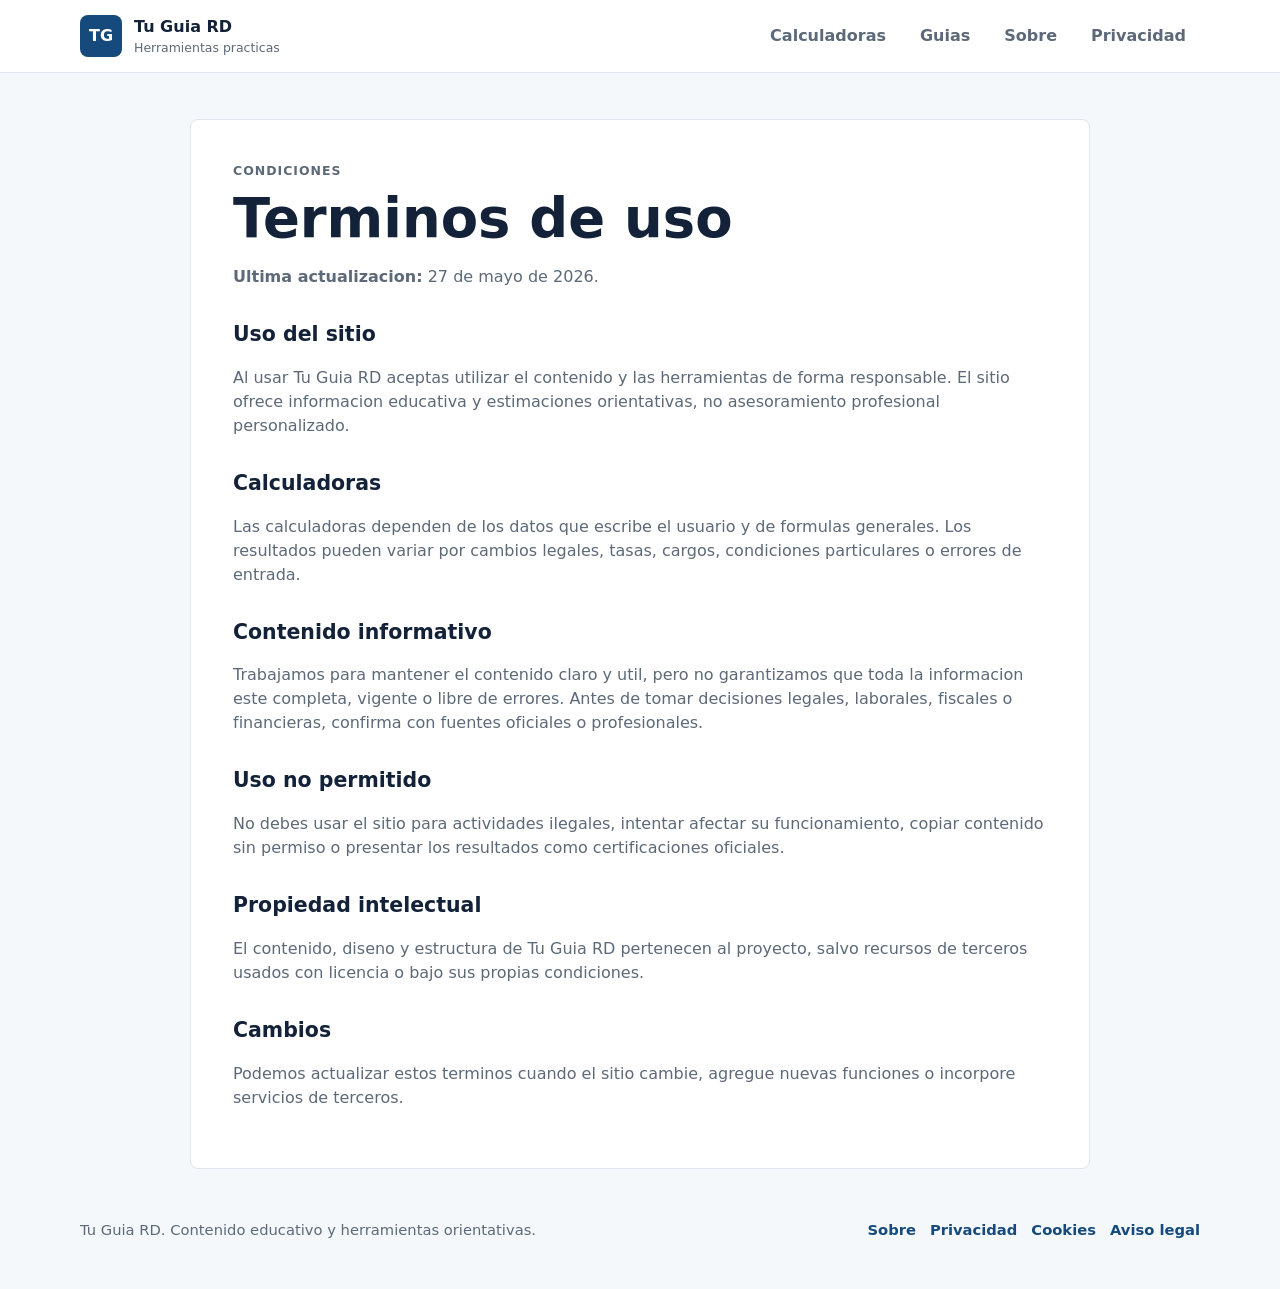
<file: terminos.html>
<!doctype html>
<html lang="es-DO">
  <head>
    <meta charset="utf-8" />
    <meta name="viewport" content="width=device-width, initial-scale=1" />
    <title>Terminos de uso | Tu Guia RD</title>
    <meta
      name="description"
      content="Terminos de uso de Tu Guia RD para el uso de calculadoras, guias y contenido informativo."
    />
    <link rel="canonical" href="https://tu-guia-rd.vercel.app/terminos.html" />
    <meta property="og:title" content="Terminos de uso | Tu Guia RD" />
    <meta
      property="og:description"
      content="Condiciones basicas para usar las herramientas y guias de Tu Guia RD."
    />
    <meta property="og:type" content="article" />
    <meta property="og:url" content="https://tu-guia-rd.vercel.app/terminos.html" />
    <script async src="https://www.googletagmanager.com/gtag/js?id=G-GYHRRBV36V"></script>
    <script>
      window.dataLayer = window.dataLayer || [];
      function gtag() {
        dataLayer.push(arguments);
      }
      gtag("js", new Date());
      gtag("config", "G-GYHRRBV36V");
    </script>
    <link rel="stylesheet" href="styles.css" />
  </head>
  <body>
    <header class="site-header">
      <nav class="nav" aria-label="Navegacion principal">
        <a class="brand" href="index.html" aria-label="Tu Guia RD inicio">
          <span class="brand-mark">TG</span>
          <span>
            <strong>Tu Guia RD</strong>
            <small>Herramientas practicas</small>
          </span>
        </a>
        <div class="nav-links static-links">
          <a href="index.html#calculadoras">Calculadoras</a>
          <a href="index.html#guias">Guias</a>
          <a href="sobre.html">Sobre</a>
          <a href="privacidad.html">Privacidad</a>
        </div>
      </nav>
    </header>

    <main class="legal-page">
      <article class="legal-document">
        <p class="eyebrow">Condiciones</p>
        <h1>Terminos de uso</h1>
        <p><strong>Ultima actualizacion:</strong> 27 de mayo de 2026.</p>

        <h2>Uso del sitio</h2>
        <p>
          Al usar Tu Guia RD aceptas utilizar el contenido y las herramientas de forma responsable.
          El sitio ofrece informacion educativa y estimaciones orientativas, no asesoramiento
          profesional personalizado.
        </p>

        <h2>Calculadoras</h2>
        <p>
          Las calculadoras dependen de los datos que escribe el usuario y de formulas generales.
          Los resultados pueden variar por cambios legales, tasas, cargos, condiciones particulares
          o errores de entrada.
        </p>

        <h2>Contenido informativo</h2>
        <p>
          Trabajamos para mantener el contenido claro y util, pero no garantizamos que toda la
          informacion este completa, vigente o libre de errores. Antes de tomar decisiones legales,
          laborales, fiscales o financieras, confirma con fuentes oficiales o profesionales.
        </p>

        <h2>Uso no permitido</h2>
        <p>
          No debes usar el sitio para actividades ilegales, intentar afectar su funcionamiento,
          copiar contenido sin permiso o presentar los resultados como certificaciones oficiales.
        </p>

        <h2>Propiedad intelectual</h2>
        <p>
          El contenido, diseno y estructura de Tu Guia RD pertenecen al proyecto, salvo recursos de
          terceros usados con licencia o bajo sus propias condiciones.
        </p>

        <h2>Cambios</h2>
        <p>
          Podemos actualizar estos terminos cuando el sitio cambie, agregue nuevas funciones o
          incorpore servicios de terceros.
        </p>
      </article>
    </main>

    <footer class="site-footer">
      <div>
        <p>Tu Guia RD. Contenido educativo y herramientas orientativas.</p>
      </div>
      <div class="footer-links">
        <a href="sobre.html">Sobre</a>
        <a href="privacidad.html">Privacidad</a>
        <a href="cookies.html">Cookies</a>
        <a href="aviso-legal.html">Aviso legal</a>
      </div>
    </footer>
  </body>
</html>
</file>
<file: styles.css>
:root {
  color-scheme: light;
  --ink: #132238;
  --muted: #5d6978;
  --line: #dfe6ee;
  --paper: #ffffff;
  --soft: #f4f8fb;
  --blue: #174a7c;
  --blue-2: #0f6b91;
  --green: #1f7a54;
  --amber: #e0a51b;
  --shadow: 0 18px 45px rgba(19, 34, 56, 0.12);
}

* {
  box-sizing: border-box;
}

html {
  scroll-behavior: smooth;
}

body {
  margin: 0;
  background: var(--soft);
  color: var(--ink);
  font-family:
    Inter, ui-sans-serif, system-ui, -apple-system, BlinkMacSystemFont, "Segoe UI", sans-serif;
  line-height: 1.5;
}

a {
  color: inherit;
}

button,
input,
select {
  font: inherit;
}

.site-header {
  position: sticky;
  top: 0;
  z-index: 20;
  background: rgba(255, 255, 255, 0.94);
  border-bottom: 1px solid var(--line);
  backdrop-filter: blur(16px);
}

.nav {
  width: min(1120px, calc(100% - 32px));
  min-height: 72px;
  margin: 0 auto;
  display: flex;
  align-items: center;
  justify-content: space-between;
  gap: 20px;
}

.brand {
  display: inline-flex;
  align-items: center;
  gap: 12px;
  min-width: 180px;
  text-decoration: none;
}

.brand-mark {
  width: 42px;
  height: 42px;
  display: grid;
  place-items: center;
  border-radius: 8px;
  background: var(--blue);
  color: white;
  font-weight: 800;
}

.brand strong,
.brand small {
  display: block;
}

.brand small {
  color: var(--muted);
  font-size: 0.78rem;
}

.nav-links {
  display: flex;
  align-items: center;
  gap: 6px;
}

.nav-links a {
  min-height: 40px;
  display: inline-flex;
  align-items: center;
  padding: 0 14px;
  border-radius: 8px;
  color: var(--muted);
  font-weight: 700;
  text-decoration: none;
}

.nav-links a:hover {
  background: #eaf2f8;
  color: var(--blue);
}

.menu-button {
  display: none;
  min-height: 40px;
  padding: 0 14px;
  border: 1px solid var(--line);
  border-radius: 8px;
  background: white;
  color: var(--ink);
  font-weight: 800;
}

.hero {
  width: min(1120px, calc(100% - 32px));
  min-height: 560px;
  margin: 0 auto;
  padding: 56px 0 34px;
  display: grid;
  grid-template-columns: minmax(0, 1.1fr) minmax(280px, 0.72fr);
  align-items: center;
  gap: 36px;
}

.hero-copy h1 {
  max-width: 760px;
  margin: 0;
  font-size: clamp(2.3rem, 8vw, 5.2rem);
  line-height: 0.98;
  letter-spacing: 0;
}

.hero-copy p:not(.eyebrow) {
  max-width: 650px;
  margin: 22px 0 0;
  color: var(--muted);
  font-size: 1.12rem;
}

.eyebrow {
  margin: 0 0 10px;
  color: var(--green);
  font-size: 0.78rem;
  font-weight: 900;
  letter-spacing: 0.08em;
  text-transform: uppercase;
}

.hero-actions {
  display: flex;
  flex-wrap: wrap;
  gap: 12px;
  margin-top: 28px;
}

.button {
  min-height: 46px;
  display: inline-flex;
  align-items: center;
  justify-content: center;
  padding: 0 18px;
  border: 1px solid transparent;
  border-radius: 8px;
  font-weight: 850;
  text-decoration: none;
  cursor: pointer;
}

.button.primary {
  background: var(--green);
  color: white;
}

.button.primary:hover {
  background: #196644;
}

.button.secondary {
  background: white;
  border-color: var(--line);
  color: var(--blue);
}

.button.secondary:hover {
  border-color: #aac6dd;
}

.quick-panel {
  display: grid;
  gap: 14px;
}

.quick-panel div {
  min-height: 120px;
  padding: 22px;
  border: 1px solid var(--line);
  border-left: 6px solid var(--amber);
  border-radius: 8px;
  background: white;
  box-shadow: var(--shadow);
}

.metric {
  display: block;
  color: var(--blue);
  font-size: 2rem;
  font-weight: 900;
}

.quick-panel span:last-child {
  color: var(--muted);
  font-weight: 750;
}

.section {
  width: min(1120px, calc(100% - 32px));
  margin: 0 auto 28px;
  padding: 42px;
  background: white;
  border: 1px solid var(--line);
  border-radius: 8px;
}

.intro {
  display: grid;
  grid-template-columns: 0.6fr 1fr;
  gap: 30px;
  align-items: start;
}

.intro > p {
  margin: 0;
  color: var(--muted);
  font-size: 1.05rem;
}

.section-heading {
  max-width: 720px;
  margin-bottom: 24px;
}

.section-heading h2 {
  margin: 0;
  font-size: clamp(1.7rem, 4vw, 2.8rem);
  line-height: 1.08;
  letter-spacing: 0;
}

.tabs {
  display: flex;
  flex-wrap: wrap;
  gap: 8px;
  margin-bottom: 18px;
}

.tab {
  min-height: 42px;
  padding: 0 14px;
  border: 1px solid var(--line);
  border-radius: 8px;
  background: white;
  color: var(--muted);
  font-weight: 850;
  cursor: pointer;
}

.tab.is-active {
  background: var(--blue);
  border-color: var(--blue);
  color: white;
}

.tool {
  display: none;
  grid-template-columns: minmax(0, 0.8fr) minmax(280px, 1fr);
  gap: 26px;
  padding: 28px;
  border: 1px solid var(--line);
  border-radius: 8px;
  background: #fbfdff;
}

.tool.is-active {
  display: grid;
}

.tool h3,
.guide-card h3,
.legal-grid h3 {
  margin: 0;
  font-size: 1.2rem;
}

.tool-copy p,
.guide-card p,
.legal-grid p,
.contact-section p {
  color: var(--muted);
}

.calculator {
  display: grid;
  gap: 14px;
}

label {
  display: grid;
  gap: 7px;
  color: var(--ink);
  font-weight: 800;
}

input,
select {
  width: 100%;
  min-height: 46px;
  padding: 0 12px;
  border: 1px solid #c8d4df;
  border-radius: 8px;
  background: white;
  color: var(--ink);
}

input:focus,
select:focus,
.tab:focus-visible,
.button:focus-visible,
.menu-button:focus-visible,
.nav-links a:focus-visible {
  outline: 3px solid rgba(224, 165, 27, 0.4);
  outline-offset: 2px;
}

.result {
  min-height: 72px;
  display: block;
  padding: 16px;
  border: 1px solid #b8d7c8;
  border-radius: 8px;
  background: #eef8f3;
  color: #164b35;
  font-weight: 850;
}

.guide-grid,
.legal-grid {
  display: grid;
  grid-template-columns: repeat(4, minmax(0, 1fr));
  gap: 14px;
}

.guide-card,
.legal-grid article {
  min-height: 190px;
  padding: 20px;
  border: 1px solid var(--line);
  border-radius: 8px;
  background: #fbfdff;
}

.guide-card span {
  display: inline-flex;
  min-height: 28px;
  align-items: center;
  margin-bottom: 14px;
  padding: 0 10px;
  border-radius: 8px;
  background: #ecf5ee;
  color: var(--green);
  font-size: 0.8rem;
  font-weight: 900;
}

.plan-section {
  background: #12314f;
  color: white;
}

.plan-section .eyebrow,
.plan-section .section-heading h2 {
  color: white;
}

.content-plan {
  margin: 0;
  padding-left: 24px;
  color: #e6eef6;
  font-weight: 750;
}

.content-plan li + li {
  margin-top: 12px;
}

.contact-section {
  display: flex;
  align-items: center;
  justify-content: space-between;
  gap: 18px;
}

.contact-section h2 {
  margin: 0;
  font-size: 2rem;
}

.site-footer {
  width: min(1120px, calc(100% - 32px));
  margin: 0 auto;
  padding: 28px 0 42px;
  display: flex;
  justify-content: space-between;
  align-items: flex-start;
  gap: 16px;
  color: var(--muted);
  font-size: 0.92rem;
}

.site-footer p {
  margin: 0 0 6px;
}

.footer-links {
  display: flex;
  flex-wrap: wrap;
  justify-content: flex-end;
  gap: 10px 14px;
}

.footer-links a,
.inline-link {
  color: var(--blue);
  font-weight: 850;
  text-decoration: none;
}

.footer-links a:hover,
.inline-link:hover {
  text-decoration: underline;
}

.legal-page {
  width: min(900px, calc(100% - 32px));
  margin: 0 auto;
  padding: 46px 0 22px;
}

.legal-document {
  padding: 42px;
  border: 1px solid var(--line);
  border-radius: 8px;
  background: white;
}

.legal-document h1 {
  margin: 0 0 18px;
  font-size: clamp(2rem, 6vw, 3.4rem);
  line-height: 1.04;
  letter-spacing: 0;
}

.legal-document h2 {
  margin: 30px 0 8px;
  font-size: 1.28rem;
}

.legal-document p {
  color: var(--muted);
}

.legal-document a {
  color: var(--blue);
  font-weight: 850;
}

.static-links {
  display: flex;
}

@media (max-width: 860px) {
  .nav {
    flex-wrap: wrap;
    padding: 12px 0;
  }

  .menu-button {
    display: inline-flex;
    align-items: center;
  }

  .nav-links {
    width: 100%;
    display: none;
    flex-direction: column;
    align-items: stretch;
  }

  .nav-links.is-open {
    display: flex;
  }

  .static-links {
    display: flex;
    flex-direction: row;
    flex-wrap: wrap;
  }

  .nav-links a {
    min-height: 46px;
  }

  .hero,
  .intro,
  .tool,
  .contact-section {
    grid-template-columns: 1fr;
  }

  .hero {
    min-height: auto;
  }

  .section {
    padding: 26px;
  }

  .guide-grid,
  .legal-grid {
    grid-template-columns: repeat(2, minmax(0, 1fr));
  }
}

@media (max-width: 560px) {
  .nav,
  .hero,
  .section,
  .site-footer {
    width: min(100% - 24px, 1120px);
  }

  .brand {
    min-width: 0;
  }

  .hero {
    padding-top: 38px;
  }

  .hero-copy h1 {
    font-size: 2.55rem;
  }

  .hero-actions,
  .tabs,
  .site-footer,
  .footer-links {
    flex-direction: column;
  }

  .footer-links {
    justify-content: flex-start;
  }

  .button,
  .tab {
    width: 100%;
  }

  .section,
  .tool,
  .legal-document {
    padding: 20px;
  }

  .guide-grid,
  .legal-grid {
    grid-template-columns: 1fr;
  }

  .contact-section {
    display: grid;
  }
}
</file>
<file: necesito-que-me-digas-si-puedes/styles.css>
:root {
  color-scheme: light;
  --ink: #132238;
  --muted: #5d6978;
  --line: #dfe6ee;
  --paper: #ffffff;
  --soft: #f4f8fb;
  --blue: #174a7c;
  --blue-2: #0f6b91;
  --green: #1f7a54;
  --amber: #e0a51b;
  --shadow: 0 18px 45px rgba(19, 34, 56, 0.12);
}

* {
  box-sizing: border-box;
}

html {
  scroll-behavior: smooth;
}

body {
  margin: 0;
  background: var(--soft);
  color: var(--ink);
  font-family:
    Inter, ui-sans-serif, system-ui, -apple-system, BlinkMacSystemFont, "Segoe UI", sans-serif;
  line-height: 1.5;
}

a {
  color: inherit;
}

button,
input,
select {
  font: inherit;
}

.site-header {
  position: sticky;
  top: 0;
  z-index: 20;
  background: rgba(255, 255, 255, 0.94);
  border-bottom: 1px solid var(--line);
  backdrop-filter: blur(16px);
}

.nav {
  width: min(1120px, calc(100% - 32px));
  min-height: 72px;
  margin: 0 auto;
  display: flex;
  align-items: center;
  justify-content: space-between;
  gap: 20px;
}

.brand {
  display: inline-flex;
  align-items: center;
  gap: 12px;
  min-width: 180px;
  text-decoration: none;
}

.brand-mark {
  width: 42px;
  height: 42px;
  display: grid;
  place-items: center;
  border-radius: 8px;
  background: var(--blue);
  color: white;
  font-weight: 800;
}

.brand strong,
.brand small {
  display: block;
}

.brand small {
  color: var(--muted);
  font-size: 0.78rem;
}

.nav-links {
  display: flex;
  align-items: center;
  gap: 6px;
}

.nav-links a {
  min-height: 40px;
  display: inline-flex;
  align-items: center;
  padding: 0 14px;
  border-radius: 8px;
  color: var(--muted);
  font-weight: 700;
  text-decoration: none;
}

.nav-links a:hover {
  background: #eaf2f8;
  color: var(--blue);
}

.menu-button {
  display: none;
  min-height: 40px;
  padding: 0 14px;
  border: 1px solid var(--line);
  border-radius: 8px;
  background: white;
  color: var(--ink);
  font-weight: 800;
}

.hero {
  width: min(1120px, calc(100% - 32px));
  min-height: 560px;
  margin: 0 auto;
  padding: 56px 0 34px;
  display: grid;
  grid-template-columns: minmax(0, 1.1fr) minmax(280px, 0.72fr);
  align-items: center;
  gap: 36px;
}

.hero-copy h1 {
  max-width: 760px;
  margin: 0;
  font-size: clamp(2.3rem, 8vw, 5.2rem);
  line-height: 0.98;
  letter-spacing: 0;
}

.hero-copy p:not(.eyebrow) {
  max-width: 650px;
  margin: 22px 0 0;
  color: var(--muted);
  font-size: 1.12rem;
}

.eyebrow {
  margin: 0 0 10px;
  color: var(--green);
  font-size: 0.78rem;
  font-weight: 900;
  letter-spacing: 0.08em;
  text-transform: uppercase;
}

.hero-actions {
  display: flex;
  flex-wrap: wrap;
  gap: 12px;
  margin-top: 28px;
}

.button {
  min-height: 46px;
  display: inline-flex;
  align-items: center;
  justify-content: center;
  padding: 0 18px;
  border: 1px solid transparent;
  border-radius: 8px;
  font-weight: 850;
  text-decoration: none;
  cursor: pointer;
}

.button.primary {
  background: var(--green);
  color: white;
}

.button.primary:hover {
  background: #196644;
}

.button.secondary {
  background: white;
  border-color: var(--line);
  color: var(--blue);
}

.button.secondary:hover {
  border-color: #aac6dd;
}

.quick-panel {
  display: grid;
  gap: 14px;
}

.quick-panel div {
  min-height: 120px;
  padding: 22px;
  border: 1px solid var(--line);
  border-left: 6px solid var(--amber);
  border-radius: 8px;
  background: white;
  box-shadow: var(--shadow);
}

.metric {
  display: block;
  color: var(--blue);
  font-size: 2rem;
  font-weight: 900;
}

.quick-panel span:last-child {
  color: var(--muted);
  font-weight: 750;
}

.section {
  width: min(1120px, calc(100% - 32px));
  margin: 0 auto 28px;
  padding: 42px;
  background: white;
  border: 1px solid var(--line);
  border-radius: 8px;
}

.intro {
  display: grid;
  grid-template-columns: 0.6fr 1fr;
  gap: 30px;
  align-items: start;
}

.intro > p {
  margin: 0;
  color: var(--muted);
  font-size: 1.05rem;
}

.section-heading {
  max-width: 720px;
  margin-bottom: 24px;
}

.section-heading h2 {
  margin: 0;
  font-size: clamp(1.7rem, 4vw, 2.8rem);
  line-height: 1.08;
  letter-spacing: 0;
}

.tabs {
  display: flex;
  flex-wrap: wrap;
  gap: 8px;
  margin-bottom: 18px;
}

.tab {
  min-height: 42px;
  padding: 0 14px;
  border: 1px solid var(--line);
  border-radius: 8px;
  background: white;
  color: var(--muted);
  font-weight: 850;
  cursor: pointer;
}

.tab.is-active {
  background: var(--blue);
  border-color: var(--blue);
  color: white;
}

.tool {
  display: none;
  grid-template-columns: minmax(0, 0.8fr) minmax(280px, 1fr);
  gap: 26px;
  padding: 28px;
  border: 1px solid var(--line);
  border-radius: 8px;
  background: #fbfdff;
}

.tool.is-active {
  display: grid;
}

.tool h3,
.guide-card h3,
.legal-grid h3 {
  margin: 0;
  font-size: 1.2rem;
}

.tool-copy p,
.guide-card p,
.legal-grid p,
.contact-section p {
  color: var(--muted);
}

.calculator {
  display: grid;
  gap: 14px;
}

label {
  display: grid;
  gap: 7px;
  color: var(--ink);
  font-weight: 800;
}

input,
select {
  width: 100%;
  min-height: 46px;
  padding: 0 12px;
  border: 1px solid #c8d4df;
  border-radius: 8px;
  background: white;
  color: var(--ink);
}

input:focus,
select:focus,
.tab:focus-visible,
.button:focus-visible,
.menu-button:focus-visible,
.nav-links a:focus-visible {
  outline: 3px solid rgba(224, 165, 27, 0.4);
  outline-offset: 2px;
}

.result {
  min-height: 72px;
  display: block;
  padding: 16px;
  border: 1px solid #b8d7c8;
  border-radius: 8px;
  background: #eef8f3;
  color: #164b35;
  font-weight: 850;
}

.guide-grid,
.legal-grid {
  display: grid;
  grid-template-columns: repeat(4, minmax(0, 1fr));
  gap: 14px;
}

.guide-card,
.legal-grid article {
  min-height: 190px;
  padding: 20px;
  border: 1px solid var(--line);
  border-radius: 8px;
  background: #fbfdff;
}

.guide-card span {
  display: inline-flex;
  min-height: 28px;
  align-items: center;
  margin-bottom: 14px;
  padding: 0 10px;
  border-radius: 8px;
  background: #ecf5ee;
  color: var(--green);
  font-size: 0.8rem;
  font-weight: 900;
}

.plan-section {
  background: #12314f;
  color: white;
}

.plan-section .eyebrow,
.plan-section .section-heading h2 {
  color: white;
}

.content-plan {
  margin: 0;
  padding-left: 24px;
  color: #e6eef6;
  font-weight: 750;
}

.content-plan li + li {
  margin-top: 12px;
}

.contact-section {
  display: flex;
  align-items: center;
  justify-content: space-between;
  gap: 18px;
}

.contact-section h2 {
  margin: 0;
  font-size: 2rem;
}

.site-footer {
  width: min(1120px, calc(100% - 32px));
  margin: 0 auto;
  padding: 28px 0 42px;
  display: flex;
  justify-content: space-between;
  gap: 16px;
  color: var(--muted);
  font-size: 0.92rem;
}

@media (max-width: 860px) {
  .nav {
    flex-wrap: wrap;
    padding: 12px 0;
  }

  .menu-button {
    display: inline-flex;
    align-items: center;
  }

  .nav-links {
    width: 100%;
    display: none;
    flex-direction: column;
    align-items: stretch;
  }

  .nav-links.is-open {
    display: flex;
  }

  .nav-links a {
    min-height: 46px;
  }

  .hero,
  .intro,
  .tool,
  .contact-section {
    grid-template-columns: 1fr;
  }

  .hero {
    min-height: auto;
  }

  .section {
    padding: 26px;
  }

  .guide-grid,
  .legal-grid {
    grid-template-columns: repeat(2, minmax(0, 1fr));
  }
}

@media (max-width: 560px) {
  .nav,
  .hero,
  .section,
  .site-footer {
    width: min(100% - 24px, 1120px);
  }

  .brand {
    min-width: 0;
  }

  .hero {
    padding-top: 38px;
  }

  .hero-copy h1 {
    font-size: 2.55rem;
  }

  .hero-actions,
  .tabs,
  .site-footer {
    flex-direction: column;
  }

  .button,
  .tab {
    width: 100%;
  }

  .section,
  .tool {
    padding: 20px;
  }

  .guide-grid,
  .legal-grid {
    grid-template-columns: 1fr;
  }

  .contact-section {
    display: grid;
  }
}
</file>
